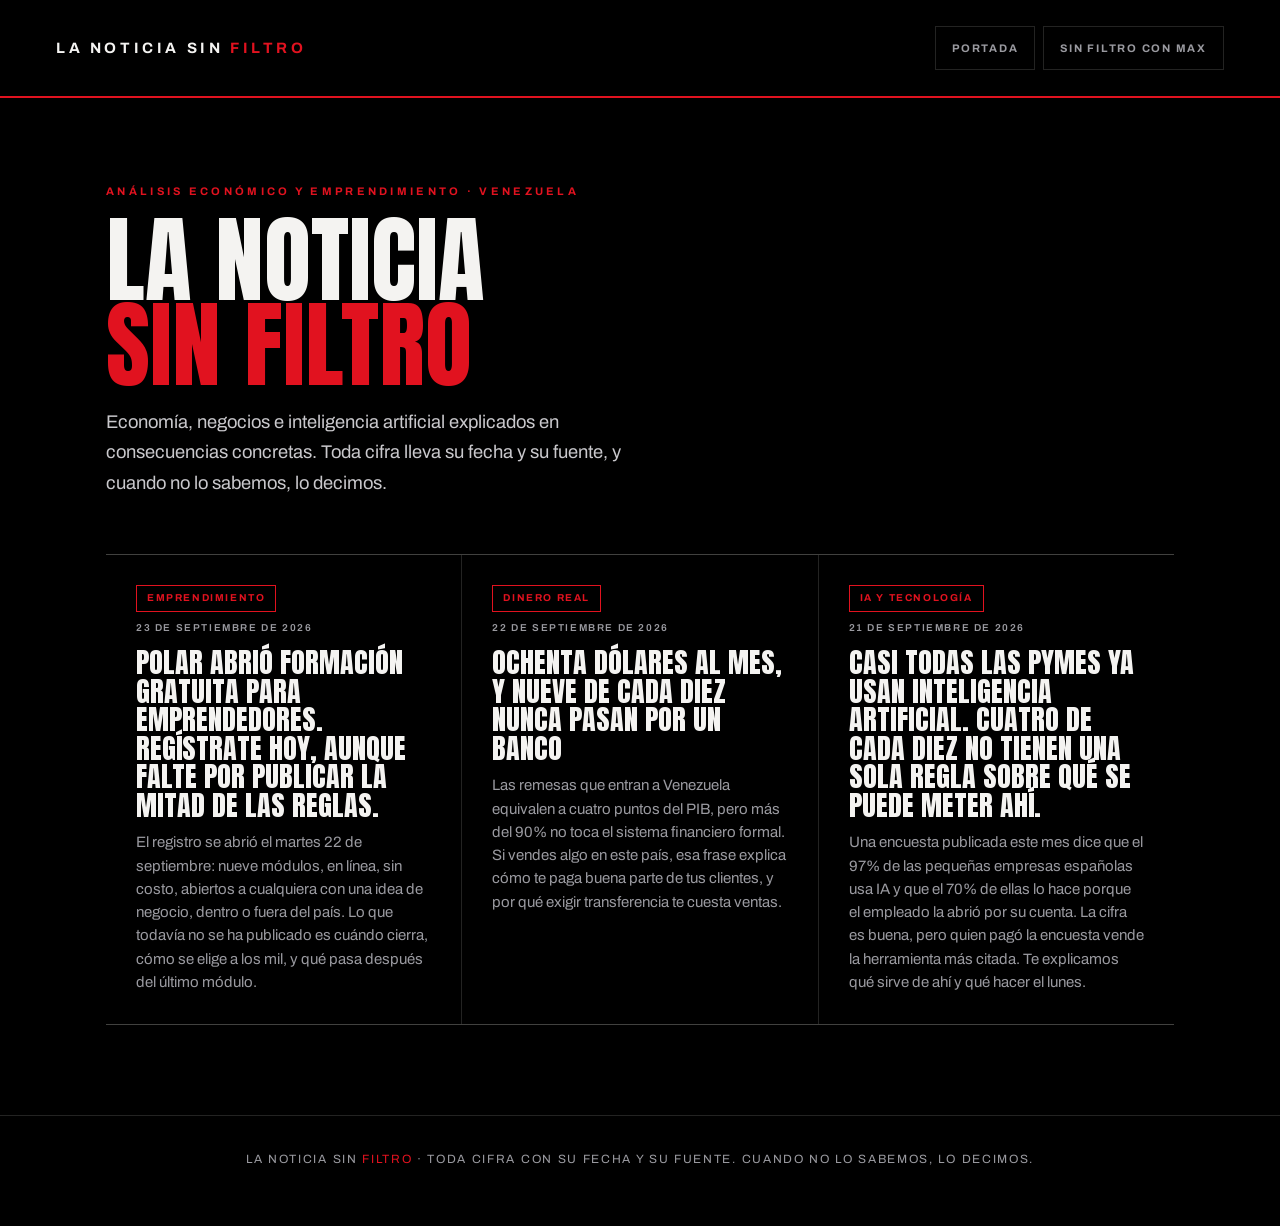
<file: sitio/index.html>
<!DOCTYPE html>
<html lang="es">
<head>
<meta charset="utf-8">
<meta name="viewport" content="width=device-width, initial-scale=1">
<title>La Noticia SIN FILTRO</title>
<meta name="description" content="Economía, negocios e inteligencia artificial explicados en consecuencias concretas. Cada cifra con su fecha y su fuente.">
<link rel="stylesheet" href="estilo.css">
<link rel="canonical" href="https://sinfiltroconmax.com/noticias/">
</head>
<body>
<header class="sf-cab">
  <a class="sf-marca" href="index.html">La Noticia SIN <em>FILTRO</em></a>
  <nav class="sf-nav">
    <a href="index.html">Portada</a>
    <a href="https://sinfiltroconmax.com/">SIN FILTRO con Max</a>
  </nav>
</header>
<main class="sf-portada">
  <p class="sf-kicker">Análisis económico y emprendimiento &middot; Venezuela</p>
  <h1 class="sf-titulo">La noticia<span>sin filtro</span></h1>
  <p class="sf-lema">Economía, negocios e inteligencia artificial explicados en consecuencias concretas.
     Toda cifra lleva su fecha y su fuente, y cuando no lo sabemos, lo decimos.</p>
  <div class="sf-rejilla">
      <article class="sf-tarjeta">
        <div class="sf-meta">
          <span class="sf-seccion">Emprendimiento</span>
          <span class="sf-fecha">23 de septiembre de 2026</span>
        </div>
        <h2><a href="polar-1000-empresas.html">Polar abrió formación gratuita para emprendedores. Regístrate hoy, aunque falte por publicar la mitad de las reglas.</a></h2>
        <p>El registro se abrió el martes 22 de septiembre: nueve módulos, en línea, sin costo, abiertos a cualquiera con una idea de negocio, dentro o fuera del país. Lo que todavía no se ha publicado es cuándo cierra, cómo se elige a los mil, y qué pasa después del último módulo.</p>
      </article>
      <article class="sf-tarjeta">
        <div class="sf-meta">
          <span class="sf-seccion">Dinero real</span>
          <span class="sf-fecha">22 de septiembre de 2026</span>
        </div>
        <h2><a href="remesas-ochenta-dolares.html">Ochenta dólares al mes, y nueve de cada diez nunca pasan por un banco</a></h2>
        <p>Las remesas que entran a Venezuela equivalen a cuatro puntos del PIB, pero más del 90% no toca el sistema financiero formal. Si vendes algo en este país, esa frase explica cómo te paga buena parte de tus clientes, y por qué exigir transferencia te cuesta ventas.</p>
      </article>
      <article class="sf-tarjeta">
        <div class="sf-meta">
          <span class="sf-seccion">IA y tecnología</span>
          <span class="sf-fecha">21 de septiembre de 2026</span>
        </div>
        <h2><a href="ia-pymes-sin-reglas.html">Casi todas las pymes ya usan inteligencia artificial. Cuatro de cada diez no tienen una sola regla sobre qué se puede meter ahí.</a></h2>
        <p>Una encuesta publicada este mes dice que el 97% de las pequeñas empresas españolas usa IA y que el 70% de ellas lo hace porque el empleado la abrió por su cuenta. La cifra es buena, pero quien pagó la encuesta vende la herramienta más citada. Te explicamos qué sirve de ahí y qué hacer el lunes.</p>
      </article>
  </div>
</main>
<footer class="sf-pie">
  La Noticia SIN <em>FILTRO</em> &middot; Toda cifra con su fecha y su fuente. Cuando no lo sabemos, lo decimos.
</footer>
</body>
</html>
</file>
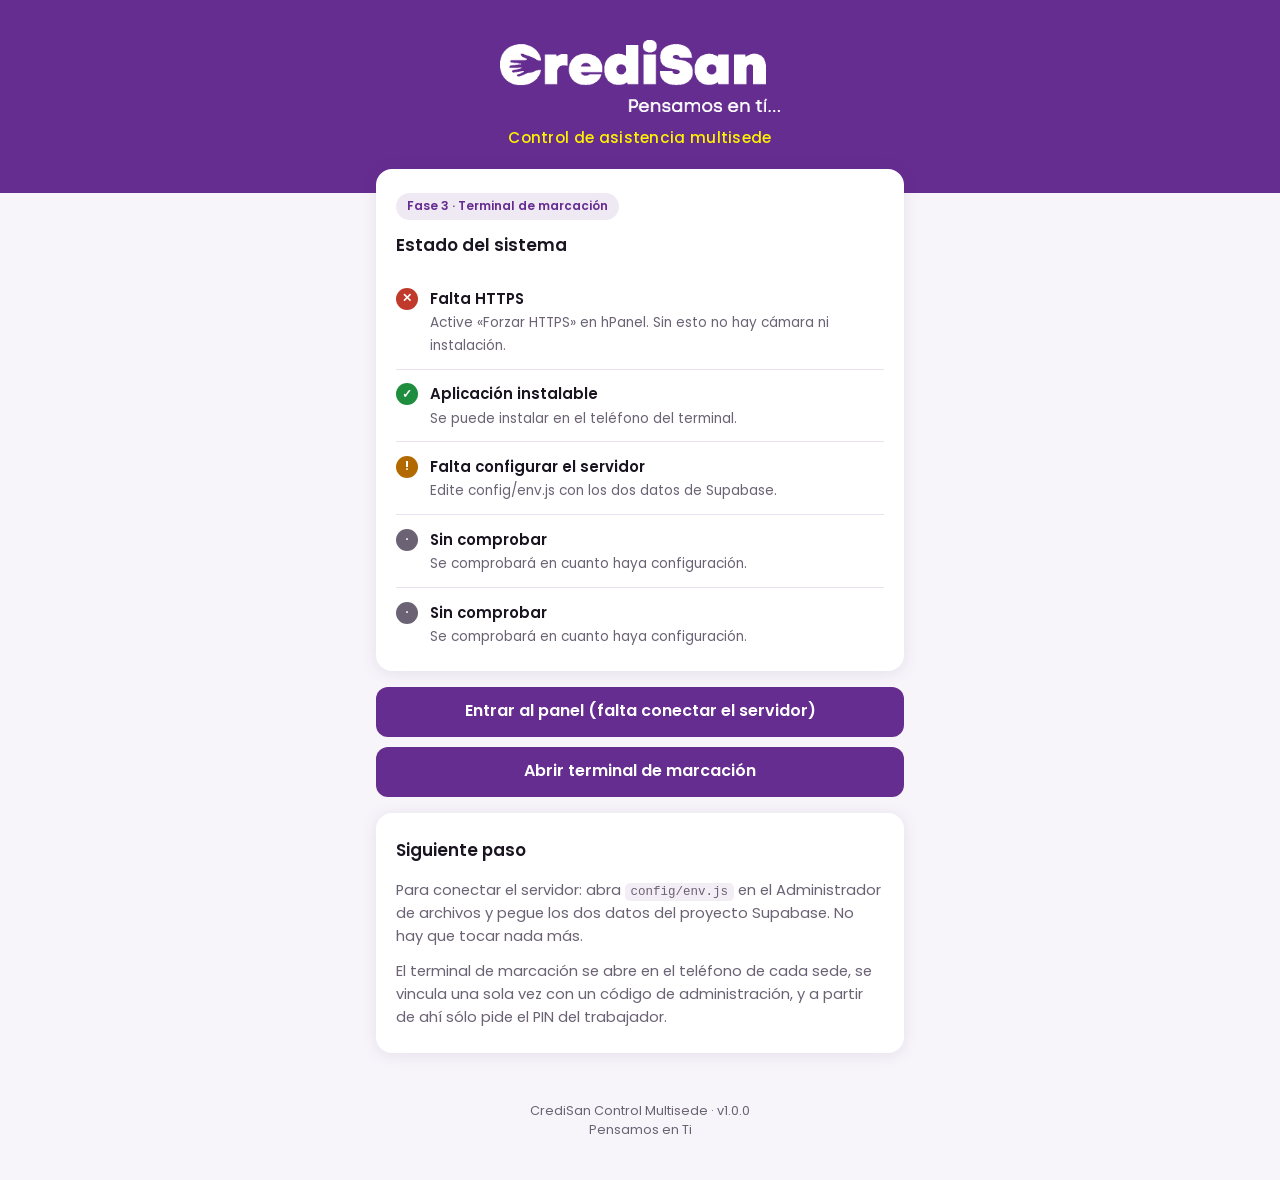
<file: credisan-control/public/index.html>
<!DOCTYPE html>
<html lang="es-VE">
<head>
<meta charset="utf-8">
<meta name="viewport" content="width=device-width, initial-scale=1, viewport-fit=cover">
<title>CrediSan Control</title>
<meta name="description" content="Control de asistencia y puntualidad del personal de CrediSan.">
<meta name="theme-color" content="#662D91">
<meta name="robots" content="noindex, nofollow">

<link rel="manifest" href="manifest.webmanifest">
<link rel="icon" href="assets/icons/favicon-32.png" sizes="32x32">
<link rel="apple-touch-icon" href="assets/icons/apple-touch-icon-180.png">
<meta name="apple-mobile-web-app-capable" content="yes">
<meta name="apple-mobile-web-app-title" content="CrediSan">
<link rel="stylesheet" href="assets/fuentes/poppins.css">
<link rel="stylesheet" href="assets/css/credisan.css">
</head>
<body>

<header class="marca">
  <img class="marca__logo" src="assets/brand/credisan-logo-blanco.png"
       alt="CrediSan — Pensamos en Ti" width="792" height="204">
  <p class="marca__slogan">Control de asistencia multisede</p>
</header>

<main class="contenido">

  <section class="tarjeta">
    <span class="etiqueta">Fase 3 · Terminal de marcación</span>
    <h2>Estado del sistema</h2>
    <ul class="estado">
      <li id="e-https">
        <span class="estado__icono" data-e="espera">·</span>
        <span class="estado__texto"><strong>Conexión segura</strong><span>Comprobando…</span></span>
      </li>
      <li id="e-pwa">
        <span class="estado__icono" data-e="espera">·</span>
        <span class="estado__texto"><strong>Aplicación instalable</strong><span>Comprobando…</span></span>
      </li>
      <li id="e-config">
        <span class="estado__icono" data-e="espera">·</span>
        <span class="estado__texto"><strong>Configuración</strong><span>Comprobando…</span></span>
      </li>
      <li id="e-supabase">
        <span class="estado__icono" data-e="espera">·</span>
        <span class="estado__texto"><strong>Servidor</strong><span>Comprobando…</span></span>
      </li>
      <!-- Sin esto no hay PIN, ni marcaciones, ni nada. Es lo último que
           suele faltar, así que se comprueba y se dice. -->
      <li id="e-funcion">
        <span class="estado__icono" data-e="espera">·</span>
        <span class="estado__texto"><strong>Función del servidor</strong><span>Comprobando…</span></span>
      </li>
    </ul>
  </section>

  <a class="boton" href="panel/" id="ir-panel">Entrar al panel</a>
  <a class="boton boton--secundario" href="kiosk/" style="margin-top:.6rem">
    Abrir terminal de marcación
  </a>

  <section class="tarjeta" style="margin-top:1rem">
    <h2>Siguiente paso</h2>
    <p id="paso-texto">Para conectar el servidor: abra <code>config/env.js</code>
       en el Administrador de archivos y pegue los dos datos del proyecto
       Supabase. No hay que tocar nada más.</p>
    <p>El terminal de marcación se abre en el teléfono de cada sede, se vincula
       una sola vez con un código de administración, y a partir de ahí sólo pide
       el PIN del trabajador.</p>
  </section>

  <button class="boton boton--amarillo" id="instalar" hidden>
    Instalar en este dispositivo
  </button>

</main>

<footer class="pie">
  CrediSan Control Multisede · <span id="version">v1.0.0</span><br>
  Pensamos en Ti
</footer>

<script src="config/env.js"></script>
<script type="module" src="src/app/estado.js?v=DEV"></script>
</body>
</html>
</file>
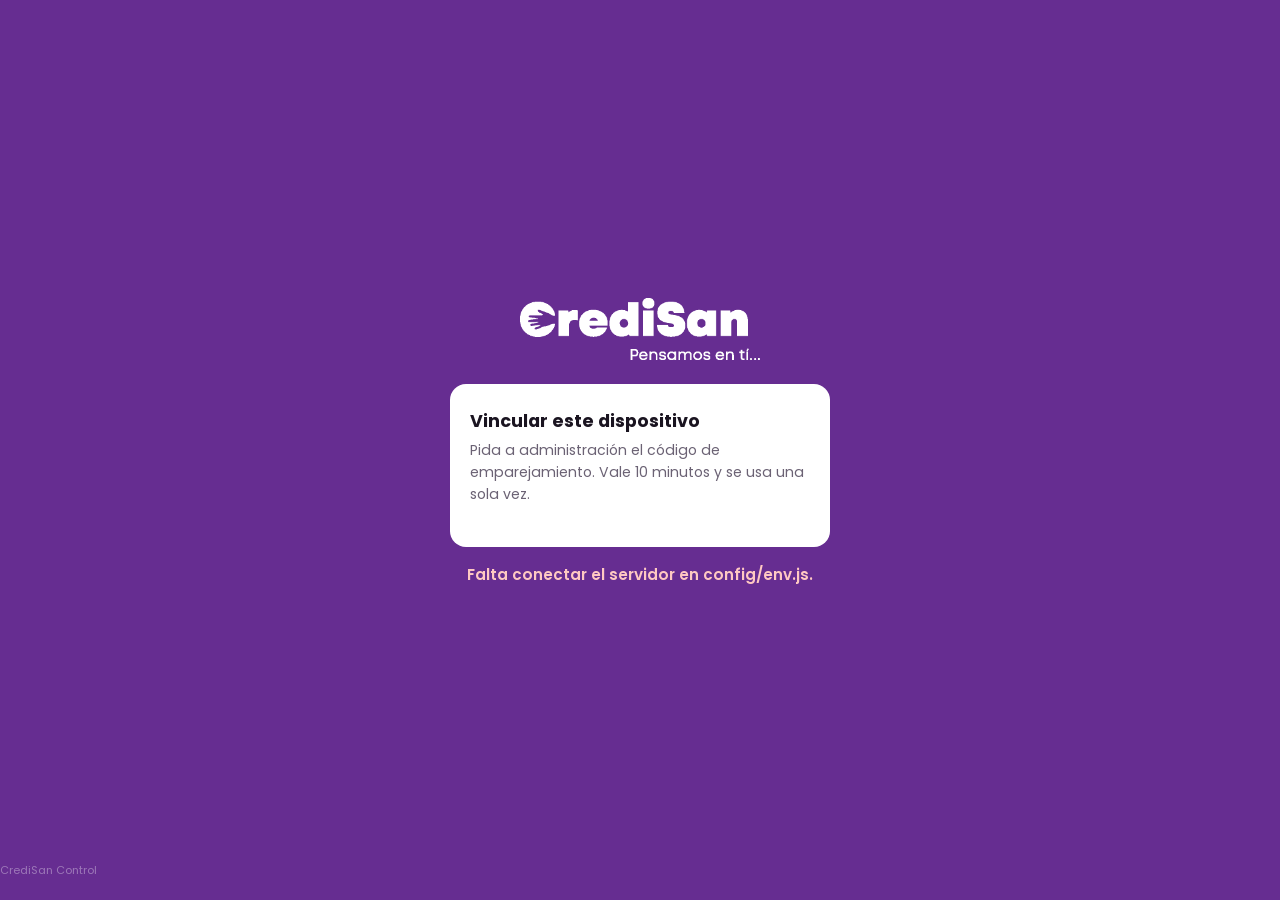
<file: credisan-control/public/kiosk/index.html>
<!DOCTYPE html>
<html lang="es-VE">
<head>
<meta charset="utf-8">
<meta name="viewport" content="width=device-width, initial-scale=1, maximum-scale=1, user-scalable=no, viewport-fit=cover">
<title>CrediSan Control · Terminal</title>
<meta name="theme-color" content="#662D91">
<!-- Manifiesto propio: instalado en la tableta del mostrador, el icono
     abre DIRECTO el teclado, no la portada. Se llama «Marcar» porque es
     lo que va a pulsar el trabajador. -->
<link rel="manifest" href="./manifest.webmanifest">
<meta name="mobile-web-app-capable" content="yes">
<meta name="apple-mobile-web-app-capable" content="yes">
<meta name="apple-mobile-web-app-status-bar-style" content="black-translucent">
<meta name="apple-mobile-web-app-title" content="Marcar">
<meta name="robots" content="noindex, nofollow">
<link rel="icon" href="../assets/icons/favicon-32.png" sizes="32x32">
<link rel="apple-touch-icon" href="../assets/icons/apple-touch-icon-180.png">
<meta name="apple-mobile-web-app-capable" content="yes">
<meta name="mobile-web-app-capable" content="yes">
<link rel="stylesheet" href="../assets/fuentes/poppins.css">
<link rel="stylesheet" href="../assets/css/credisan.css">
<link rel="stylesheet" href="../assets/css/kiosk.css">
</head>
<body>

<!-- ── EMPAREJAMIENTO (una sola vez por dispositivo) ─────────────────── -->
<section class="pantalla" id="p-emparejar" hidden>
  <img class="k-logo" src="../assets/brand/credisan-logo-blanco.png" alt="CrediSan">
  <div class="k-caja">
    <h2>Vincular este dispositivo</h2>
    <p>Pida a administración el código de emparejamiento. Vale 10 minutos
       y se usa una sola vez.</p>
    <form id="form-emparejar">
      <label for="e-terminal">Terminal</label>
      <input id="e-terminal" placeholder="MCB-01" autocomplete="off" required>
      <label for="e-codigo">Código</label>
      <input id="e-codigo" placeholder="AB3K9XQ2" maxlength="8" autocomplete="off" required>
      <label for="e-dispositivo">Nombre del dispositivo</label>
      <input id="e-dispositivo" placeholder="Tablet mostrador" autocomplete="off" required>
      <button class="boton" type="submit" id="btn-emparejar">Vincular</button>
    </form>
  </div>
  <p class="k-aviso" id="aviso-emparejar"></p>
</section>

<!-- ── TECLADO ───────────────────────────────────────────────────────── -->
<section class="pantalla" id="p-pin" hidden>
  <div class="k-sede">
    <span id="pin-sede">—</span>
    <span id="pin-reloj">--:--</span>
  </div>

  <!-- Sólo aparece cuando hace falta: si todo va bien, el trabajador no
       tiene por qué enterarse de que existe un modo sin conexión. -->
  <div class="k-conexion" id="k-conexion" hidden>
    <span id="k-conexion-texto"></span>
  </div>

  <img class="k-logo" src="../assets/brand/credisan-logo-blanco.png"
       alt="CrediSan — Pensamos en Ti">

  <p class="k-titulo">Ingresa tu PIN</p>

  <div class="k-puntos" id="puntos" aria-label="Dígitos introducidos">
    <i class="k-punto"></i><i class="k-punto"></i><i class="k-punto"></i>
    <i class="k-punto"></i><i class="k-punto"></i><i class="k-punto"></i>
  </div>

  <div class="k-teclado" id="teclado">
    <button class="k-tecla" data-d="1">1</button>
    <button class="k-tecla" data-d="2">2</button>
    <button class="k-tecla" data-d="3">3</button>
    <button class="k-tecla" data-d="4">4</button>
    <button class="k-tecla" data-d="5">5</button>
    <button class="k-tecla" data-d="6">6</button>
    <button class="k-tecla" data-d="7">7</button>
    <button class="k-tecla" data-d="8">8</button>
    <button class="k-tecla" data-d="9">9</button>
    <button class="k-tecla k-tecla--accion" data-accion="limpiar">C</button>
    <button class="k-tecla" data-d="0">0</button>
    <button class="k-tecla k-tecla--accion" data-accion="borrar">←</button>
  </div>

  <p class="k-aviso" id="aviso-pin"></p>
</section>

<!-- ── IDENTIDAD Y CONFIRMACIÓN ──────────────────────────────────────── -->
<section class="pantalla" id="p-identidad" hidden>
  <div class="k-retrato" id="retrato">—</div>
  <p class="k-nombre" id="ident-nombre">—</p>
  <p class="k-cargo"  id="ident-cargo">—</p>

  <div class="k-evento">
    <span>Vas a registrar</span>
    <strong id="ident-evento">—</strong>
  </div>

  <div class="k-botones">
    <button class="k-boton k-boton--no" id="btn-cancelar">Cancelar</button>
    <button class="k-boton k-boton--si" id="btn-confirmar">Confirmar</button>
  </div>

  <div class="k-camara" id="camara" hidden>
    <video id="video" playsinline muted autoplay></video>
  </div>
</section>

<!-- ── RESULTADO ─────────────────────────────────────────────────────── -->
<section class="pantalla" id="p-resultado" hidden>
  <div class="k-marca" id="res-icono">✓</div>
  <p class="k-nombre" id="res-nombre">—</p>
  <p class="k-hora"   id="res-hora">--:--</p>
  <span class="k-estado" id="res-estado">—</span>
  <p class="k-detalle" id="res-detalle"></p>
</section>

<p class="k-pie" id="pie">CrediSan Control</p>

<script src="../config/env.js"></script>
<script type="module" src="../src/kiosk/app.js?v=DEV"></script>
</body>
</html>
</file>
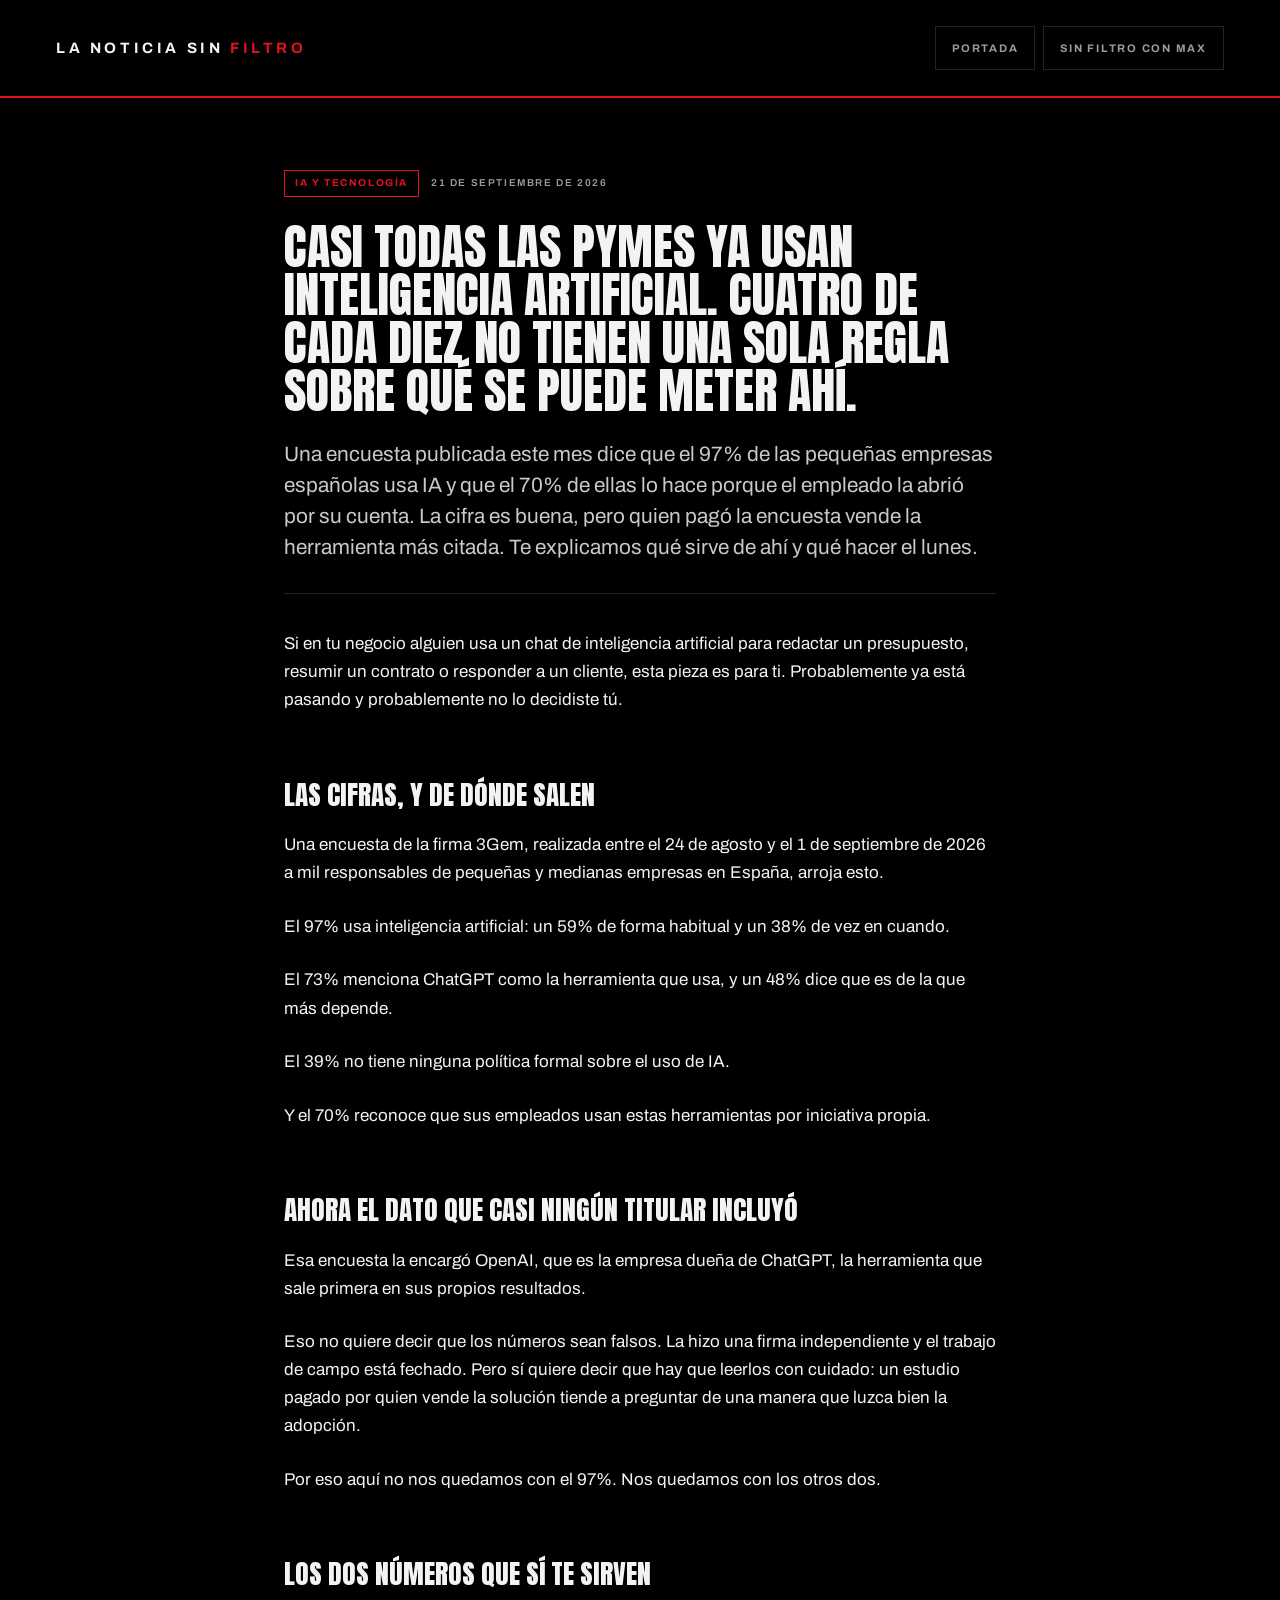
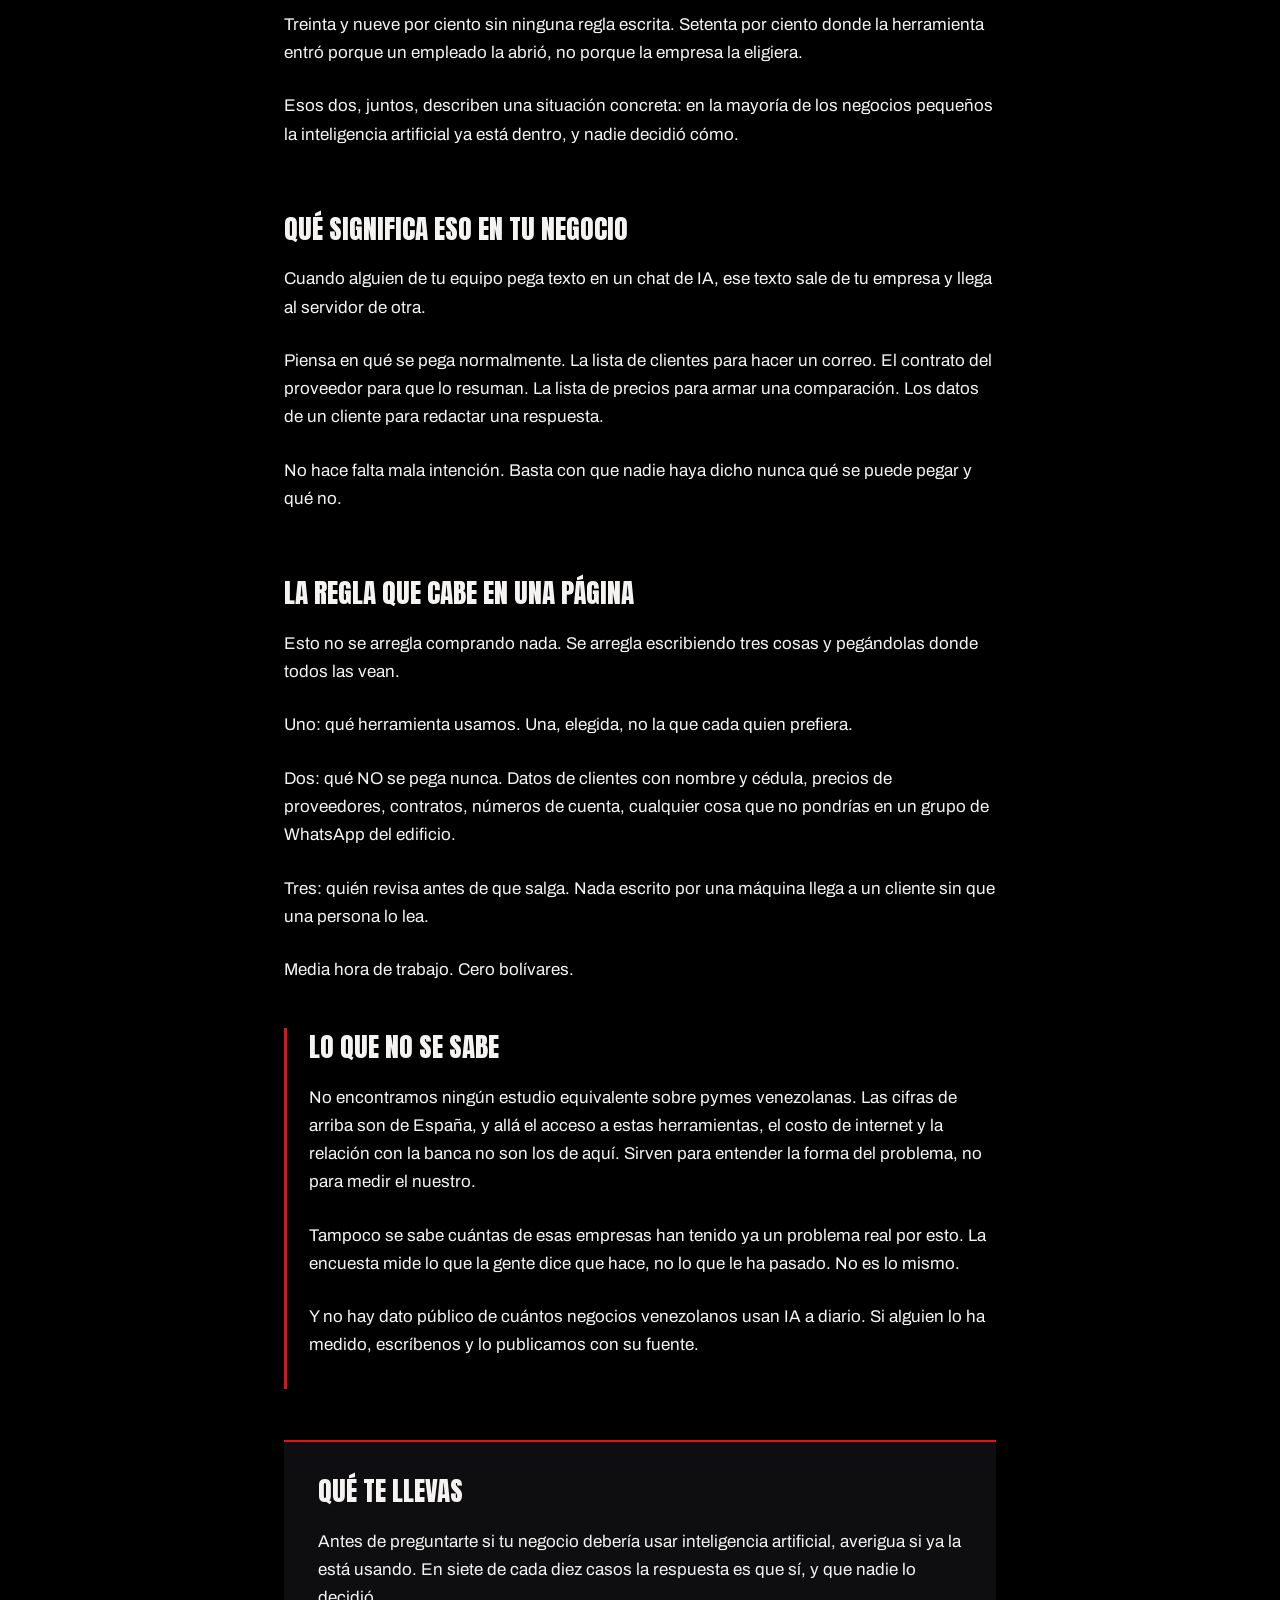
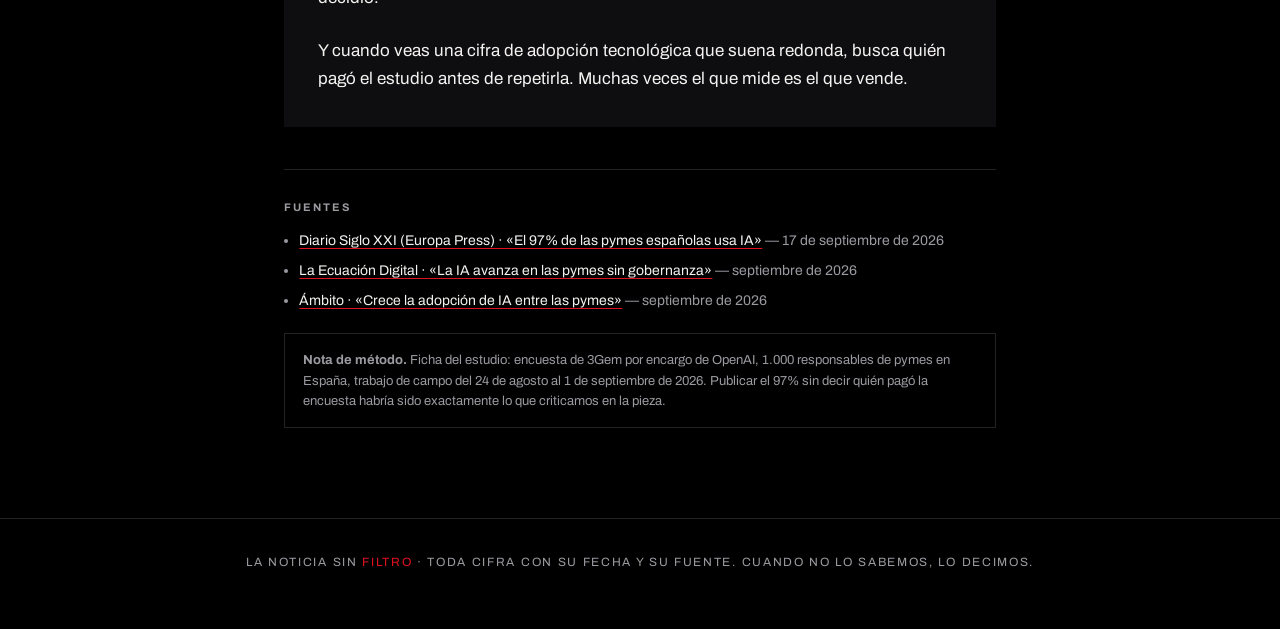
<file: sitio/ia-pymes-sin-reglas.html>
<!DOCTYPE html>
<html lang="es">
<head>
<meta charset="utf-8">
<meta name="viewport" content="width=device-width, initial-scale=1">
<title>Casi todas las pymes ya usan inteligencia artificial. Cuatro de cada diez no tienen una sola regla sobre qué se puede meter ahí. &middot; La Noticia SIN FILTRO</title>
<meta name="description" content="Una encuesta publicada este mes dice que el 97% de las pequeñas empresas españolas usa IA y que el 70% de ellas lo hace porque el empleado la abrió por su cuenta. La cifra es buena, pero quien pagó la encuesta vende la herramienta más citada. Te explicamos qué sirve de ahí y qué hacer el lunes.">
<meta property="og:title" content="Casi todas las pymes ya usan inteligencia artificial. Cuatro de cada diez no tienen una sola regla sobre qué se puede meter ahí.">
<meta property="og:description" content="Una encuesta publicada este mes dice que el 97% de las pequeñas empresas españolas usa IA y que el 70% de ellas lo hace porque el empleado la abrió por su cuenta. La cifra es buena, pero quien pagó la encuesta vende la herramienta más citada. Te explicamos qué sirve de ahí y qué hacer el lunes.">
<meta property="og:type" content="article">
<link rel="stylesheet" href="estilo.css">
<link rel="canonical" href="https://sinfiltroconmax.com/noticias/ia-pymes-sin-reglas.html">
<script type="application/ld+json">{
  "@context": "https://schema.org",
  "@type": "NewsArticle",
  "headline": "Casi todas las pymes ya usan inteligencia artificial. Cuatro de cada diez no tienen una sola regla sobre qué...",
  "description": "Una encuesta publicada este mes dice que el 97% de las pequeñas empresas españolas usa IA y que el 70% de ellas lo hace porque el empleado la abrió por su cuenta. La cifra es buena, pero quien pagó la encuesta vende la herramienta más citada. Te explicamos qué sirve de ahí y qué hacer el lunes.",
  "datePublished": "2026-09-21",
  "dateModified": "2026-09-21",
  "inLanguage": "es-VE",
  "articleSection": "IA y tecnología",
  "author": {
    "@type": "Person",
    "name": "Max Gonzalez"
  },
  "publisher": {
    "@type": "Organization",
    "name": "La Noticia SIN FILTRO"
  },
  "mainEntityOfPage": {
    "@type": "WebPage",
    "@id": "https://sinfiltroconmax.com/noticias/ia-pymes-sin-reglas.html"
  },
  "isBasedOn": [
    "https://www.diariosigloxxi.com/texto-ep/mostrar/20260917135938/97-pymes-espanolas-ia-39-hace-politica-formal-riesgos-privacidad-ciberseguridad",
    "https://www.laecuaciondigital.com/tecnologias/inteligencia-artificial/ia-pymes-espanolas-sin-gobernanza-interna/",
    "https://www.ambito.com/negocios/crece-la-adopcion-ia-las-pymes-pero-tambien-el-riesgo-que-aumenten-las-desigualdades-estructurales-n6272170"
  ]
}</script>
</head>
<body>
<header class="sf-cab">
  <a class="sf-marca" href="index.html">La Noticia SIN <em>FILTRO</em></a>
  <nav class="sf-nav">
    <a href="index.html">Portada</a>
    <a href="https://sinfiltroconmax.com/">SIN FILTRO con Max</a>
  </nav>
</header>
<div class="sf-envol">
  <div class="sf-eyebrow">
    <span class="sf-seccion">IA y tecnología</span>
    <span class="sf-fecha">21 de septiembre de 2026</span>
  </div>
  <h1>Casi todas las pymes ya usan inteligencia artificial. Cuatro de cada diez no tienen una sola regla sobre qué se puede meter ahí.</h1>
  <p class="sf-entradilla">Una encuesta publicada este mes dice que el 97% de las pequeñas empresas españolas usa IA y que el 70% de ellas lo hace porque el empleado la abrió por su cuenta. La cifra es buena, pero quien pagó la encuesta vende la herramienta más citada. Te explicamos qué sirve de ahí y qué hacer el lunes.</p>
  <div class="sf-cuerpo">
    <p>Si en tu negocio alguien usa un chat de inteligencia artificial para redactar un presupuesto, resumir un contrato o responder a un cliente, esta pieza es para ti. Probablemente ya está pasando y probablemente no lo decidiste tú.</p>
    <h2>Las cifras, y de dónde salen</h2>
    <p>Una encuesta de la firma 3Gem, realizada entre el 24 de agosto y el 1 de septiembre de 2026 a mil responsables de pequeñas y medianas empresas en España, arroja esto.</p>
    <p>El 97% usa inteligencia artificial: un 59% de forma habitual y un 38% de vez en cuando.</p>
    <p>El 73% menciona ChatGPT como la herramienta que usa, y un 48% dice que es de la que más depende.</p>
    <p>El 39% no tiene ninguna política formal sobre el uso de IA.</p>
    <p>Y el 70% reconoce que sus empleados usan estas herramientas por iniciativa propia.</p>
    <h2>Ahora el dato que casi ningún titular incluyó</h2>
    <p>Esa encuesta la encargó OpenAI, que es la empresa dueña de ChatGPT, la herramienta que sale primera en sus propios resultados.</p>
    <p>Eso no quiere decir que los números sean falsos. La hizo una firma independiente y el trabajo de campo está fechado. Pero sí quiere decir que hay que leerlos con cuidado: un estudio pagado por quien vende la solución tiende a preguntar de una manera que luzca bien la adopción.</p>
    <p>Por eso aquí no nos quedamos con el 97%. Nos quedamos con los otros dos.</p>
    <h2>Los dos números que sí te sirven</h2>
    <p>Treinta y nueve por ciento sin ninguna regla escrita. Setenta por ciento donde la herramienta entró porque un empleado la abrió, no porque la empresa la eligiera.</p>
    <p>Esos dos, juntos, describen una situación concreta: en la mayoría de los negocios pequeños la inteligencia artificial ya está dentro, y nadie decidió cómo.</p>
    <h2>Qué significa eso en tu negocio</h2>
    <p>Cuando alguien de tu equipo pega texto en un chat de IA, ese texto sale de tu empresa y llega al servidor de otra.</p>
    <p>Piensa en qué se pega normalmente. La lista de clientes para hacer un correo. El contrato del proveedor para que lo resuman. La lista de precios para armar una comparación. Los datos de un cliente para redactar una respuesta.</p>
    <p>No hace falta mala intención. Basta con que nadie haya dicho nunca qué se puede pegar y qué no.</p>
    <h2>La regla que cabe en una página</h2>
    <p>Esto no se arregla comprando nada. Se arregla escribiendo tres cosas y pegándolas donde todos las vean.</p>
    <p>Uno: qué herramienta usamos. Una, elegida, no la que cada quien prefiera.</p>
    <p>Dos: qué NO se pega nunca. Datos de clientes con nombre y cédula, precios de proveedores, contratos, números de cuenta, cualquier cosa que no pondrías en un grupo de WhatsApp del edificio.</p>
    <p>Tres: quién revisa antes de que salga. Nada escrito por una máquina llega a un cliente sin que una persona lo lea.</p>
    <p>Media hora de trabajo. Cero bolívares.</p>
    <div class="sf-nosabe">
    <h2>Lo que no se sabe</h2>
    <p>No encontramos ningún estudio equivalente sobre pymes venezolanas. Las cifras de arriba son de España, y allá el acceso a estas herramientas, el costo de internet y la relación con la banca no son los de aquí. Sirven para entender la forma del problema, no para medir el nuestro.</p>
    <p>Tampoco se sabe cuántas de esas empresas han tenido ya un problema real por esto. La encuesta mide lo que la gente dice que hace, no lo que le ha pasado. No es lo mismo.</p>
    <p>Y no hay dato público de cuántos negocios venezolanos usan IA a diario. Si alguien lo ha medido, escríbenos y lo publicamos con su fuente.</p>
    </div>
    <div class="sf-llevas">
    <h2>Qué te llevas</h2>
    <p>Antes de preguntarte si tu negocio debería usar inteligencia artificial, averigua si ya la está usando. En siete de cada diez casos la respuesta es que sí, y que nadie lo decidió.</p>
    <p>Y cuando veas una cifra de adopción tecnológica que suena redonda, busca quién pagó el estudio antes de repetirla. Muchas veces el que mide es el que vende.</p>
    </div>
  </div>
  <div class="sf-fuentes">
    <h2>Fuentes</h2>
    <ul>
      <li><a href="https://www.diariosigloxxi.com/texto-ep/mostrar/20260917135938/97-pymes-espanolas-ia-39-hace-politica-formal-riesgos-privacidad-ciberseguridad" target="_blank" rel="noopener">Diario Siglo XXI (Europa Press) · «El 97% de las pymes españolas usa IA»</a> &mdash; 17 de septiembre de 2026</li>
      <li><a href="https://www.laecuaciondigital.com/tecnologias/inteligencia-artificial/ia-pymes-espanolas-sin-gobernanza-interna/" target="_blank" rel="noopener">La Ecuación Digital · «La IA avanza en las pymes sin gobernanza»</a> &mdash; septiembre de 2026</li>
      <li><a href="https://www.ambito.com/negocios/crece-la-adopcion-ia-las-pymes-pero-tambien-el-riesgo-que-aumenten-las-desigualdades-estructurales-n6272170" target="_blank" rel="noopener">Ámbito · «Crece la adopción de IA entre las pymes»</a> &mdash; septiembre de 2026</li>
    </ul>
    <p class="sf-metodo"><strong>Nota de método.</strong> Ficha del estudio: encuesta de 3Gem por encargo de OpenAI, 1.000 responsables de pymes en España, trabajo de campo del 24 de agosto al 1 de septiembre de 2026. Publicar el 97% sin decir quién pagó la encuesta habría sido exactamente lo que criticamos en la pieza.</p>
  </div>
</div>
<footer class="sf-pie">
  La Noticia SIN <em>FILTRO</em> &middot; Toda cifra con su fecha y su fuente. Cuando no lo sabemos, lo decimos.
</footer>
</body>
</html>
</file>
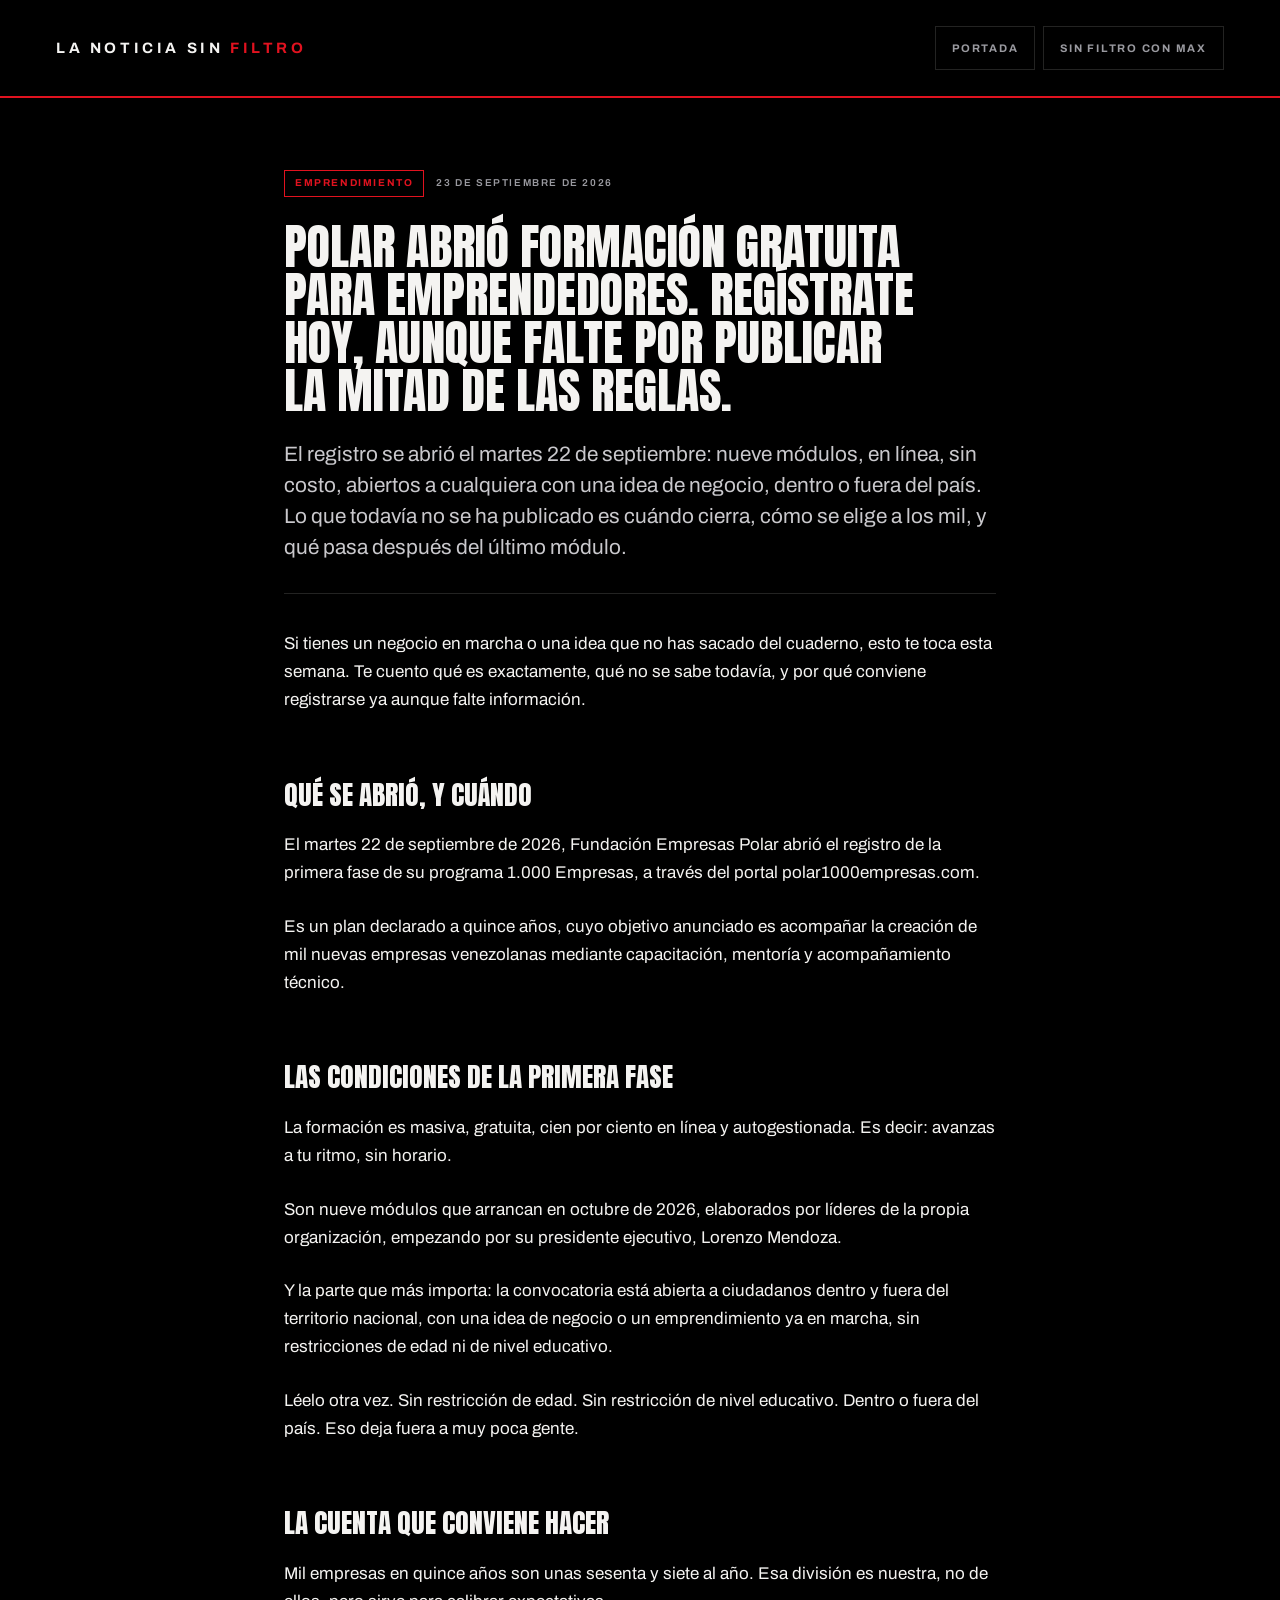
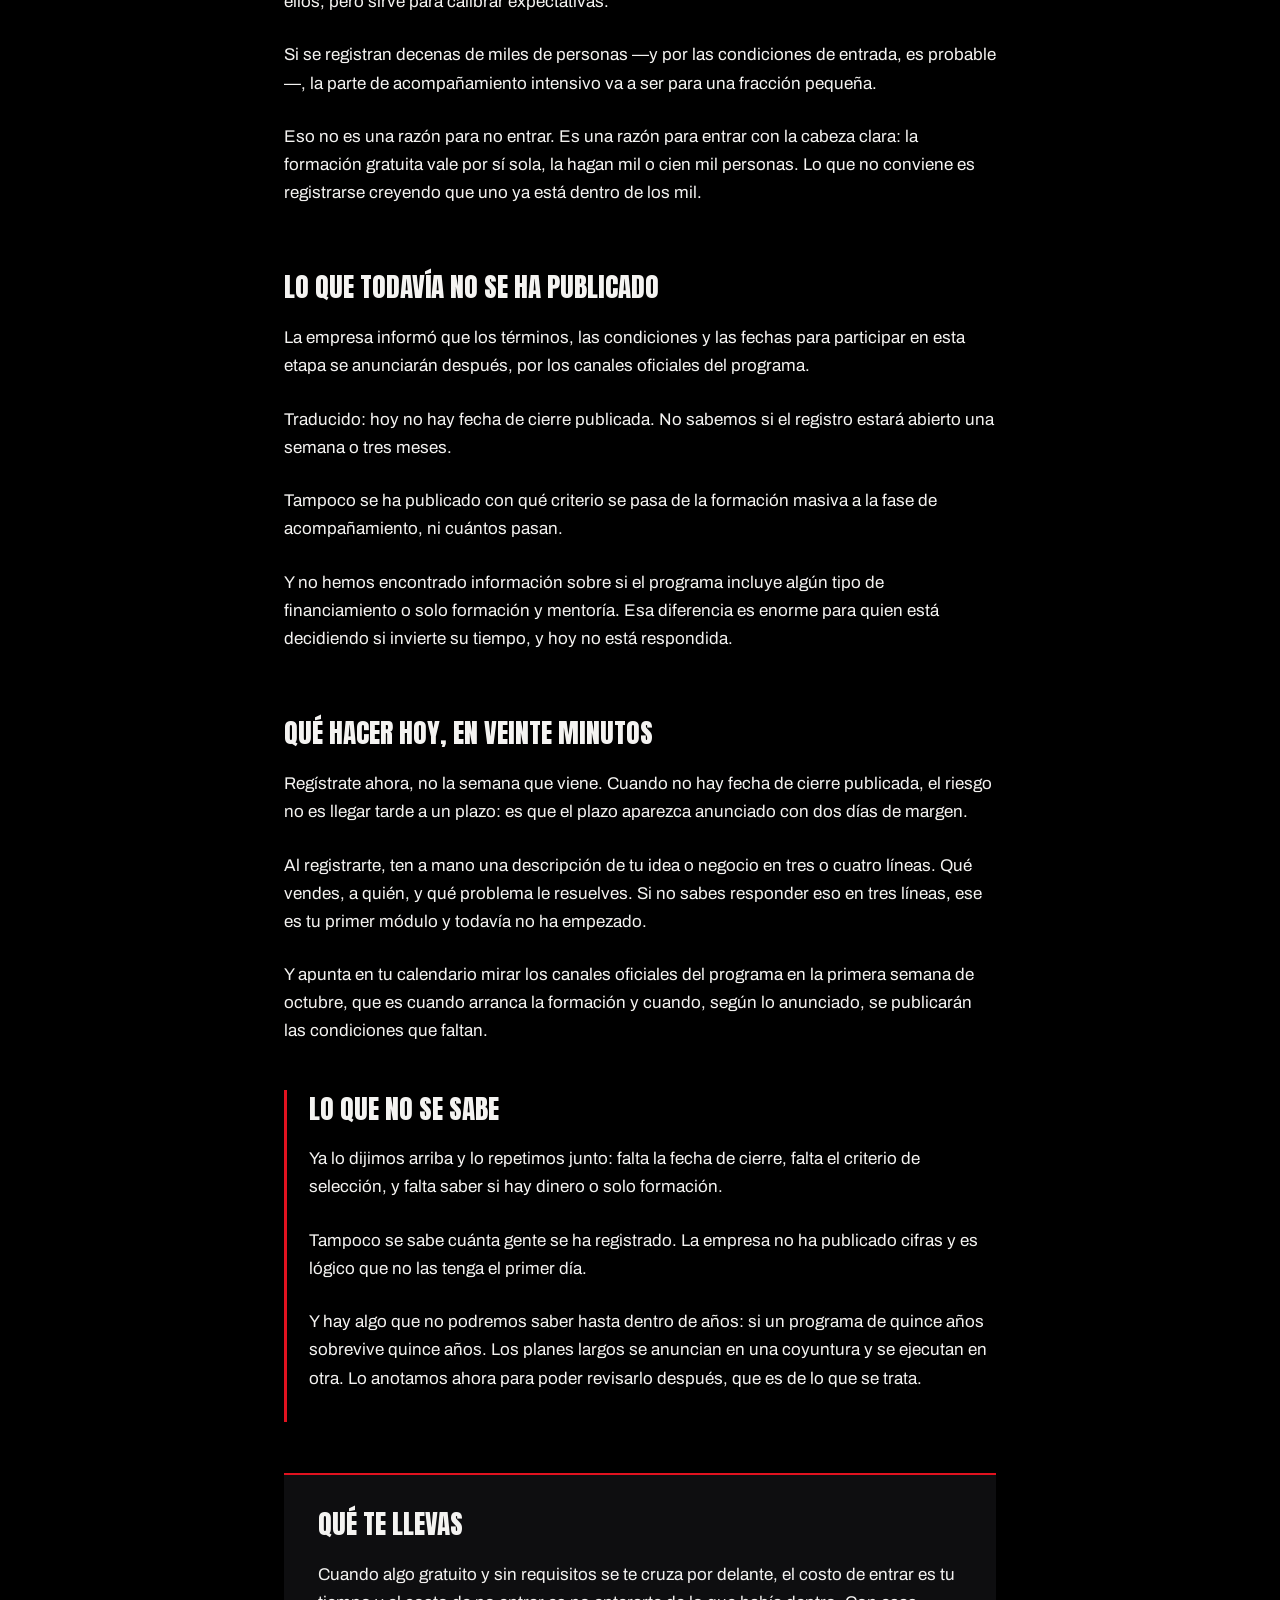
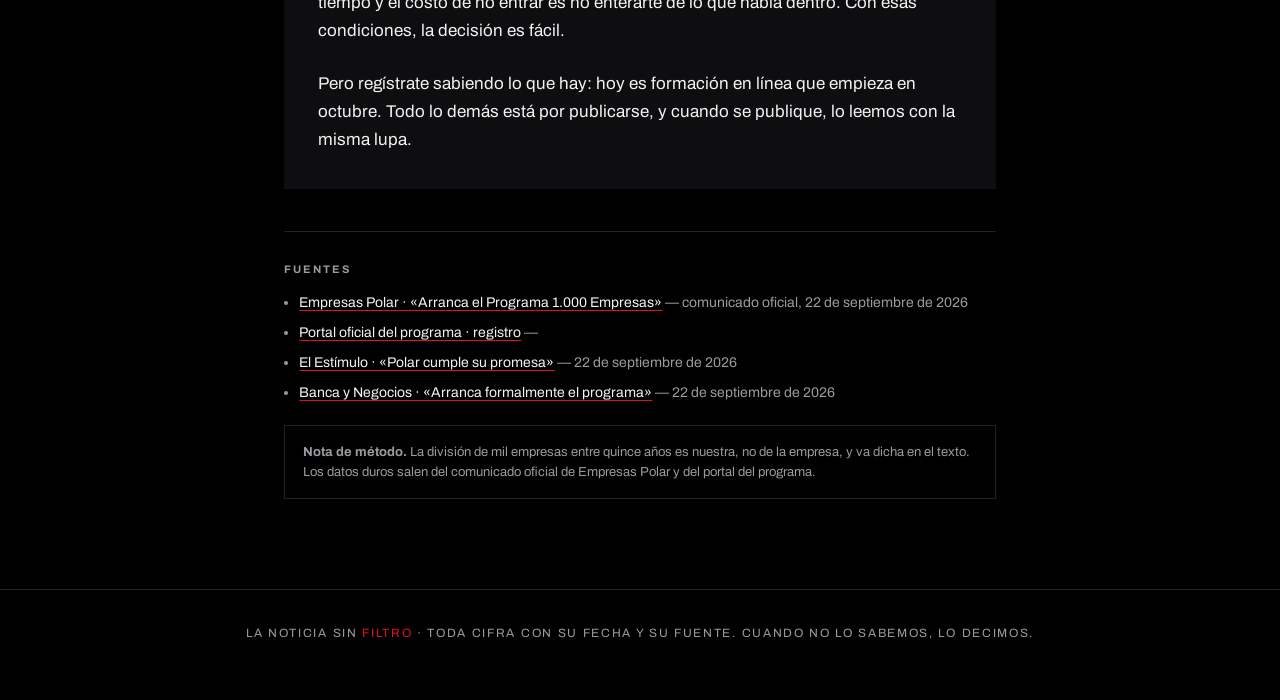
<file: sitio/polar-1000-empresas.html>
<!DOCTYPE html>
<html lang="es">
<head>
<meta charset="utf-8">
<meta name="viewport" content="width=device-width, initial-scale=1">
<title>Polar abrió formación gratuita para emprendedores. Regístrate hoy, aunque falte por publicar la mitad de las reglas. &middot; La Noticia SIN FILTRO</title>
<meta name="description" content="El registro se abrió el martes 22 de septiembre: nueve módulos, en línea, sin costo, abiertos a cualquiera con una idea de negocio, dentro o fuera del país. Lo que todavía no se ha publicado es cuándo cierra, cómo se elige a los mil, y qué pasa después del último módulo.">
<meta property="og:title" content="Polar abrió formación gratuita para emprendedores. Regístrate hoy, aunque falte por publicar la mitad de las reglas.">
<meta property="og:description" content="El registro se abrió el martes 22 de septiembre: nueve módulos, en línea, sin costo, abiertos a cualquiera con una idea de negocio, dentro o fuera del país. Lo que todavía no se ha publicado es cuándo cierra, cómo se elige a los mil, y qué pasa después del último módulo.">
<meta property="og:type" content="article">
<link rel="stylesheet" href="estilo.css">
<link rel="canonical" href="https://sinfiltroconmax.com/noticias/polar-1000-empresas.html">
<script type="application/ld+json">{
  "@context": "https://schema.org",
  "@type": "NewsArticle",
  "headline": "Polar abrió formación gratuita para emprendedores. Regístrate hoy, aunque falte por publicar la mitad de las...",
  "description": "El registro se abrió el martes 22 de septiembre: nueve módulos, en línea, sin costo, abiertos a cualquiera con una idea de negocio, dentro o fuera del país. Lo que todavía no se ha publicado es cuándo cierra, cómo se elige a los mil, y qué pasa después del último módulo.",
  "datePublished": "2026-09-23",
  "dateModified": "2026-09-23",
  "inLanguage": "es-VE",
  "articleSection": "Emprendimiento",
  "author": {
    "@type": "Person",
    "name": "Max Gonzalez"
  },
  "publisher": {
    "@type": "Organization",
    "name": "La Noticia SIN FILTRO"
  },
  "mainEntityOfPage": {
    "@type": "WebPage",
    "@id": "https://sinfiltroconmax.com/noticias/polar-1000-empresas.html"
  },
  "isBasedOn": [
    "https://empresaspolar.com/arranca-el-programa-1-000-empresas-de-empresas-polar/",
    "https://inicio.polar1000empresas.com/",
    "https://elestimulo.com/empresas/2026-09-22/polar-programa-1-000/",
    "https://www.bancaynegocios.com/empresas-polar-arranca-formalmente-programa-para-crear-1-000-nuevas-empresas-en-los-proximos-15-anos/"
  ]
}</script>
</head>
<body>
<header class="sf-cab">
  <a class="sf-marca" href="index.html">La Noticia SIN <em>FILTRO</em></a>
  <nav class="sf-nav">
    <a href="index.html">Portada</a>
    <a href="https://sinfiltroconmax.com/">SIN FILTRO con Max</a>
  </nav>
</header>
<div class="sf-envol">
  <div class="sf-eyebrow">
    <span class="sf-seccion">Emprendimiento</span>
    <span class="sf-fecha">23 de septiembre de 2026</span>
  </div>
  <h1>Polar abrió formación gratuita para emprendedores. Regístrate hoy, aunque falte por publicar la mitad de las reglas.</h1>
  <p class="sf-entradilla">El registro se abrió el martes 22 de septiembre: nueve módulos, en línea, sin costo, abiertos a cualquiera con una idea de negocio, dentro o fuera del país. Lo que todavía no se ha publicado es cuándo cierra, cómo se elige a los mil, y qué pasa después del último módulo.</p>
  <div class="sf-cuerpo">
    <p>Si tienes un negocio en marcha o una idea que no has sacado del cuaderno, esto te toca esta semana. Te cuento qué es exactamente, qué no se sabe todavía, y por qué conviene registrarse ya aunque falte información.</p>
    <h2>Qué se abrió, y cuándo</h2>
    <p>El martes 22 de septiembre de 2026, Fundación Empresas Polar abrió el registro de la primera fase de su programa 1.000 Empresas, a través del portal polar1000empresas.com.</p>
    <p>Es un plan declarado a quince años, cuyo objetivo anunciado es acompañar la creación de mil nuevas empresas venezolanas mediante capacitación, mentoría y acompañamiento técnico.</p>
    <h2>Las condiciones de la primera fase</h2>
    <p>La formación es masiva, gratuita, cien por ciento en línea y autogestionada. Es decir: avanzas a tu ritmo, sin horario.</p>
    <p>Son nueve módulos que arrancan en octubre de 2026, elaborados por líderes de la propia organización, empezando por su presidente ejecutivo, Lorenzo Mendoza.</p>
    <p>Y la parte que más importa: la convocatoria está abierta a ciudadanos dentro y fuera del territorio nacional, con una idea de negocio o un emprendimiento ya en marcha, sin restricciones de edad ni de nivel educativo.</p>
    <p>Léelo otra vez. Sin restricción de edad. Sin restricción de nivel educativo. Dentro o fuera del país. Eso deja fuera a muy poca gente.</p>
    <h2>La cuenta que conviene hacer</h2>
    <p>Mil empresas en quince años son unas sesenta y siete al año. Esa división es nuestra, no de ellos, pero sirve para calibrar expectativas.</p>
    <p>Si se registran decenas de miles de personas —y por las condiciones de entrada, es probable—, la parte de acompañamiento intensivo va a ser para una fracción pequeña.</p>
    <p>Eso no es una razón para no entrar. Es una razón para entrar con la cabeza clara: la formación gratuita vale por sí sola, la hagan mil o cien mil personas. Lo que no conviene es registrarse creyendo que uno ya está dentro de los mil.</p>
    <h2>Lo que todavía no se ha publicado</h2>
    <p>La empresa informó que los términos, las condiciones y las fechas para participar en esta etapa se anunciarán después, por los canales oficiales del programa.</p>
    <p>Traducido: hoy no hay fecha de cierre publicada. No sabemos si el registro estará abierto una semana o tres meses.</p>
    <p>Tampoco se ha publicado con qué criterio se pasa de la formación masiva a la fase de acompañamiento, ni cuántos pasan.</p>
    <p>Y no hemos encontrado información sobre si el programa incluye algún tipo de financiamiento o solo formación y mentoría. Esa diferencia es enorme para quien está decidiendo si invierte su tiempo, y hoy no está respondida.</p>
    <h2>Qué hacer hoy, en veinte minutos</h2>
    <p>Regístrate ahora, no la semana que viene. Cuando no hay fecha de cierre publicada, el riesgo no es llegar tarde a un plazo: es que el plazo aparezca anunciado con dos días de margen.</p>
    <p>Al registrarte, ten a mano una descripción de tu idea o negocio en tres o cuatro líneas. Qué vendes, a quién, y qué problema le resuelves. Si no sabes responder eso en tres líneas, ese es tu primer módulo y todavía no ha empezado.</p>
    <p>Y apunta en tu calendario mirar los canales oficiales del programa en la primera semana de octubre, que es cuando arranca la formación y cuando, según lo anunciado, se publicarán las condiciones que faltan.</p>
    <div class="sf-nosabe">
    <h2>Lo que no se sabe</h2>
    <p>Ya lo dijimos arriba y lo repetimos junto: falta la fecha de cierre, falta el criterio de selección, y falta saber si hay dinero o solo formación.</p>
    <p>Tampoco se sabe cuánta gente se ha registrado. La empresa no ha publicado cifras y es lógico que no las tenga el primer día.</p>
    <p>Y hay algo que no podremos saber hasta dentro de años: si un programa de quince años sobrevive quince años. Los planes largos se anuncian en una coyuntura y se ejecutan en otra. Lo anotamos ahora para poder revisarlo después, que es de lo que se trata.</p>
    </div>
    <div class="sf-llevas">
    <h2>Qué te llevas</h2>
    <p>Cuando algo gratuito y sin requisitos se te cruza por delante, el costo de entrar es tu tiempo y el costo de no entrar es no enterarte de lo que había dentro. Con esas condiciones, la decisión es fácil.</p>
    <p>Pero regístrate sabiendo lo que hay: hoy es formación en línea que empieza en octubre. Todo lo demás está por publicarse, y cuando se publique, lo leemos con la misma lupa.</p>
    </div>
  </div>
  <div class="sf-fuentes">
    <h2>Fuentes</h2>
    <ul>
      <li><a href="https://empresaspolar.com/arranca-el-programa-1-000-empresas-de-empresas-polar/" target="_blank" rel="noopener">Empresas Polar · «Arranca el Programa 1.000 Empresas»</a> &mdash; comunicado oficial, 22 de septiembre de 2026</li>
      <li><a href="https://inicio.polar1000empresas.com/" target="_blank" rel="noopener">Portal oficial del programa · registro</a> &mdash; </li>
      <li><a href="https://elestimulo.com/empresas/2026-09-22/polar-programa-1-000/" target="_blank" rel="noopener">El Estímulo · «Polar cumple su promesa»</a> &mdash; 22 de septiembre de 2026</li>
      <li><a href="https://www.bancaynegocios.com/empresas-polar-arranca-formalmente-programa-para-crear-1-000-nuevas-empresas-en-los-proximos-15-anos/" target="_blank" rel="noopener">Banca y Negocios · «Arranca formalmente el programa»</a> &mdash; 22 de septiembre de 2026</li>
    </ul>
    <p class="sf-metodo"><strong>Nota de método.</strong> La división de mil empresas entre quince años es nuestra, no de la empresa, y va dicha en el texto. Los datos duros salen del comunicado oficial de Empresas Polar y del portal del programa.</p>
  </div>
</div>
<footer class="sf-pie">
  La Noticia SIN <em>FILTRO</em> &middot; Toda cifra con su fecha y su fuente. Cuando no lo sabemos, lo decimos.
</footer>
</body>
</html>
</file>
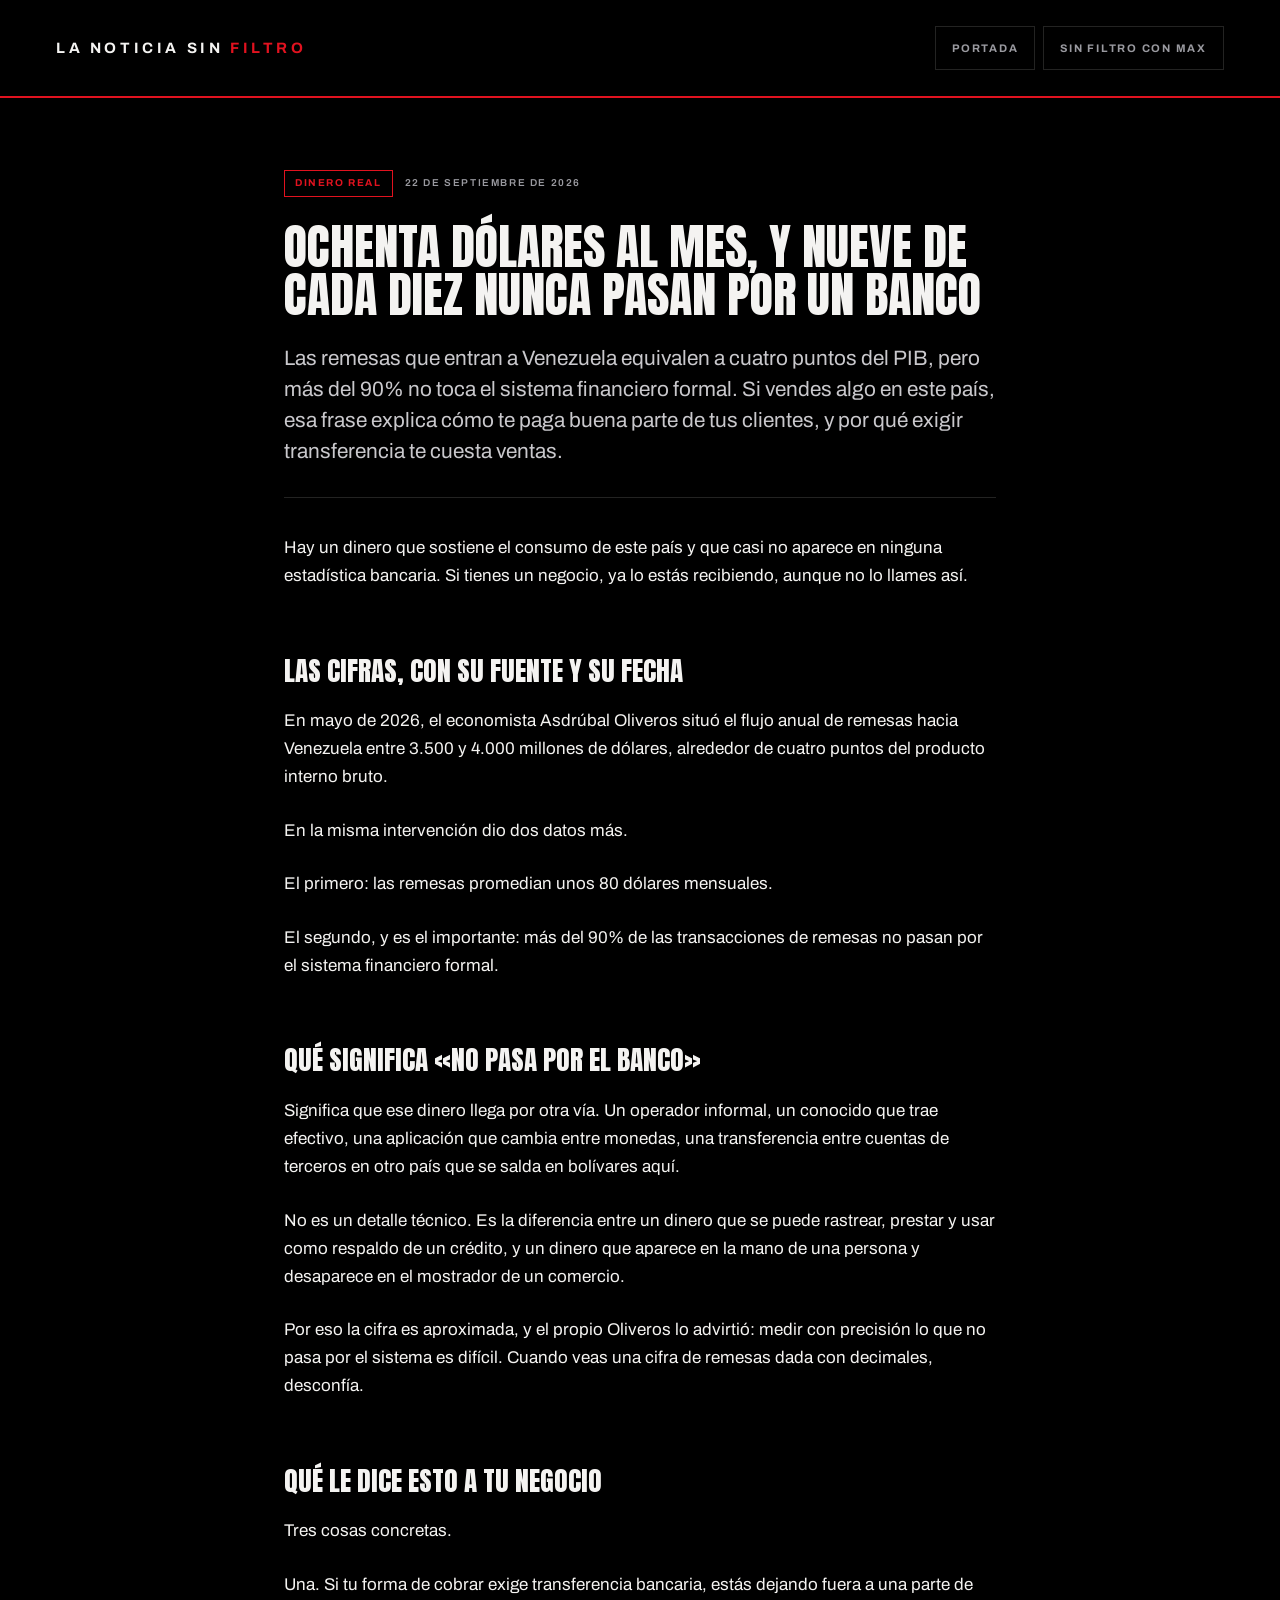
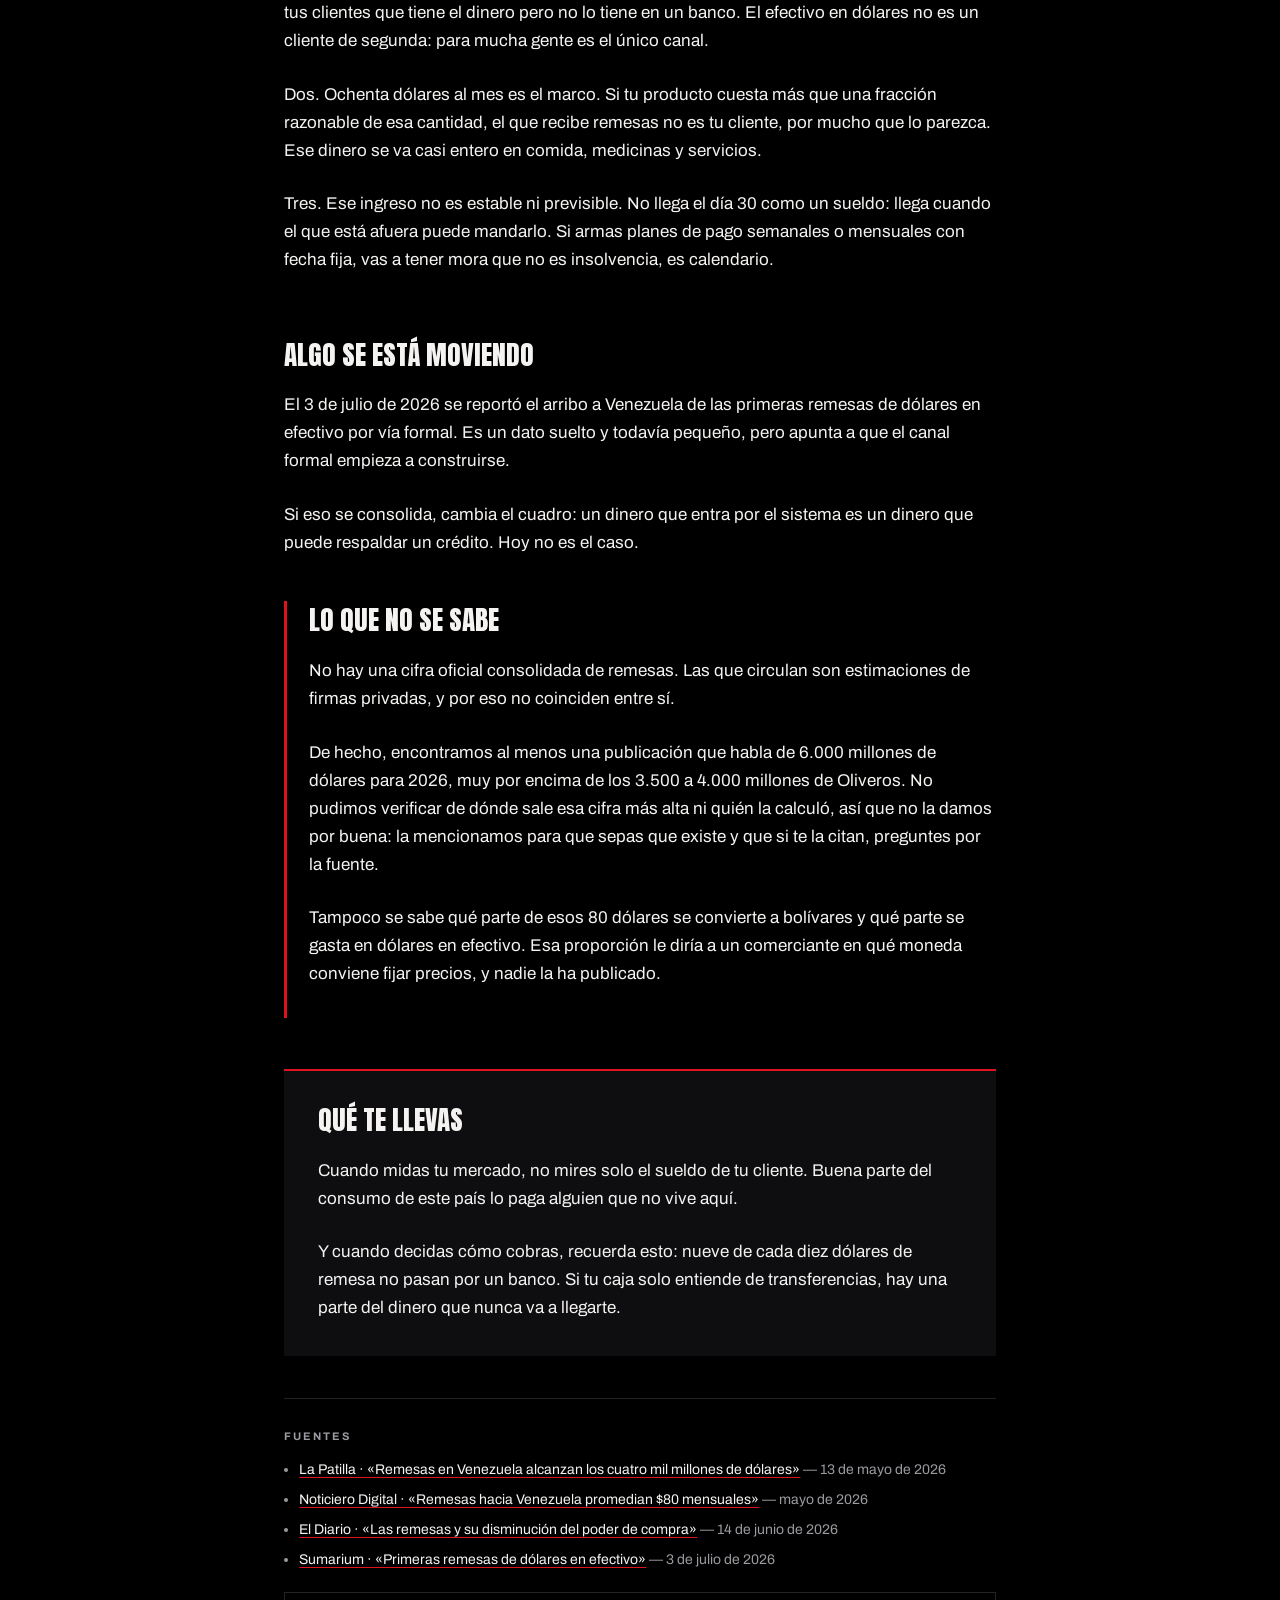
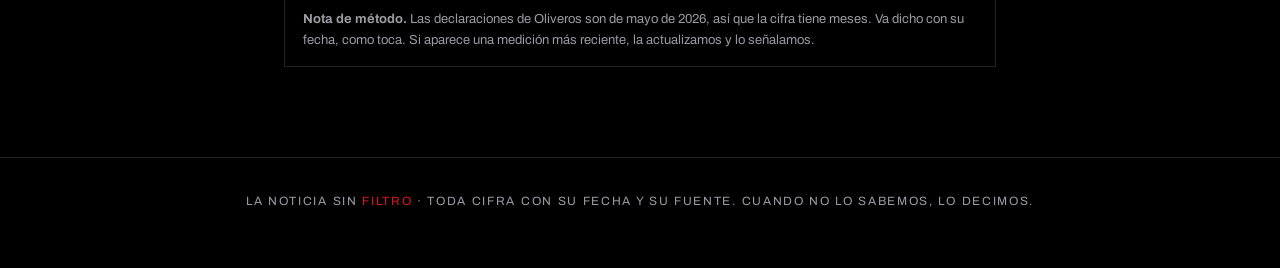
<file: sitio/remesas-ochenta-dolares.html>
<!DOCTYPE html>
<html lang="es">
<head>
<meta charset="utf-8">
<meta name="viewport" content="width=device-width, initial-scale=1">
<title>Ochenta dólares al mes, y nueve de cada diez nunca pasan por un banco &middot; La Noticia SIN FILTRO</title>
<meta name="description" content="Las remesas que entran a Venezuela equivalen a cuatro puntos del PIB, pero más del 90% no toca el sistema financiero formal. Si vendes algo en este país, esa frase explica cómo te paga buena parte de tus clientes, y por qué exigir transferencia te cuesta ventas.">
<meta property="og:title" content="Ochenta dólares al mes, y nueve de cada diez nunca pasan por un banco">
<meta property="og:description" content="Las remesas que entran a Venezuela equivalen a cuatro puntos del PIB, pero más del 90% no toca el sistema financiero formal. Si vendes algo en este país, esa frase explica cómo te paga buena parte de tus clientes, y por qué exigir transferencia te cuesta ventas.">
<meta property="og:type" content="article">
<link rel="stylesheet" href="estilo.css">
<link rel="canonical" href="https://sinfiltroconmax.com/noticias/remesas-ochenta-dolares.html">
<script type="application/ld+json">{
  "@context": "https://schema.org",
  "@type": "NewsArticle",
  "headline": "Ochenta dólares al mes, y nueve de cada diez nunca pasan por un banco",
  "description": "Las remesas que entran a Venezuela equivalen a cuatro puntos del PIB, pero más del 90% no toca el sistema financiero formal. Si vendes algo en este país, esa frase explica cómo te paga buena parte de tus clientes, y por qué exigir transferencia te cuesta ventas.",
  "datePublished": "2026-09-22",
  "dateModified": "2026-09-22",
  "inLanguage": "es-VE",
  "articleSection": "Dinero real",
  "author": {
    "@type": "Person",
    "name": "Max Gonzalez"
  },
  "publisher": {
    "@type": "Organization",
    "name": "La Noticia SIN FILTRO"
  },
  "mainEntityOfPage": {
    "@type": "WebPage",
    "@id": "https://sinfiltroconmax.com/noticias/remesas-ochenta-dolares.html"
  },
  "isBasedOn": [
    "https://lapatilla.com/2026/05/13/asdrubal-oliveros-remesas-en-venezuela-alcanzan-los-cuatro-mil-millones-de-dolares/",
    "https://noticierodigital.com/2026/05/remesas-hacia-venezuela-promedian-80-mensuales-dijo-asdrubal-oliveros/",
    "https://eldiario.com/2026/06/14/remesas-venezuela/",
    "https://sumarium.info/2026/07/03/reportan-el-arribo-a-venezuela-de-las-primeras-remesas-de-dolares-en-efectivo/"
  ]
}</script>
</head>
<body>
<header class="sf-cab">
  <a class="sf-marca" href="index.html">La Noticia SIN <em>FILTRO</em></a>
  <nav class="sf-nav">
    <a href="index.html">Portada</a>
    <a href="https://sinfiltroconmax.com/">SIN FILTRO con Max</a>
  </nav>
</header>
<div class="sf-envol">
  <div class="sf-eyebrow">
    <span class="sf-seccion">Dinero real</span>
    <span class="sf-fecha">22 de septiembre de 2026</span>
  </div>
  <h1>Ochenta dólares al mes, y nueve de cada diez nunca pasan por un banco</h1>
  <p class="sf-entradilla">Las remesas que entran a Venezuela equivalen a cuatro puntos del PIB, pero más del 90% no toca el sistema financiero formal. Si vendes algo en este país, esa frase explica cómo te paga buena parte de tus clientes, y por qué exigir transferencia te cuesta ventas.</p>
  <div class="sf-cuerpo">
    <p>Hay un dinero que sostiene el consumo de este país y que casi no aparece en ninguna estadística bancaria. Si tienes un negocio, ya lo estás recibiendo, aunque no lo llames así.</p>
    <h2>Las cifras, con su fuente y su fecha</h2>
    <p>En mayo de 2026, el economista Asdrúbal Oliveros situó el flujo anual de remesas hacia Venezuela entre 3.500 y 4.000 millones de dólares, alrededor de cuatro puntos del producto interno bruto.</p>
    <p>En la misma intervención dio dos datos más.</p>
    <p>El primero: las remesas promedian unos 80 dólares mensuales.</p>
    <p>El segundo, y es el importante: más del 90% de las transacciones de remesas no pasan por el sistema financiero formal.</p>
    <h2>Qué significa «no pasa por el banco»</h2>
    <p>Significa que ese dinero llega por otra vía. Un operador informal, un conocido que trae efectivo, una aplicación que cambia entre monedas, una transferencia entre cuentas de terceros en otro país que se salda en bolívares aquí.</p>
    <p>No es un detalle técnico. Es la diferencia entre un dinero que se puede rastrear, prestar y usar como respaldo de un crédito, y un dinero que aparece en la mano de una persona y desaparece en el mostrador de un comercio.</p>
    <p>Por eso la cifra es aproximada, y el propio Oliveros lo advirtió: medir con precisión lo que no pasa por el sistema es difícil. Cuando veas una cifra de remesas dada con decimales, desconfía.</p>
    <h2>Qué le dice esto a tu negocio</h2>
    <p>Tres cosas concretas.</p>
    <p>Una. Si tu forma de cobrar exige transferencia bancaria, estás dejando fuera a una parte de tus clientes que tiene el dinero pero no lo tiene en un banco. El efectivo en dólares no es un cliente de segunda: para mucha gente es el único canal.</p>
    <p>Dos. Ochenta dólares al mes es el marco. Si tu producto cuesta más que una fracción razonable de esa cantidad, el que recibe remesas no es tu cliente, por mucho que lo parezca. Ese dinero se va casi entero en comida, medicinas y servicios.</p>
    <p>Tres. Ese ingreso no es estable ni previsible. No llega el día 30 como un sueldo: llega cuando el que está afuera puede mandarlo. Si armas planes de pago semanales o mensuales con fecha fija, vas a tener mora que no es insolvencia, es calendario.</p>
    <h2>Algo se está moviendo</h2>
    <p>El 3 de julio de 2026 se reportó el arribo a Venezuela de las primeras remesas de dólares en efectivo por vía formal. Es un dato suelto y todavía pequeño, pero apunta a que el canal formal empieza a construirse.</p>
    <p>Si eso se consolida, cambia el cuadro: un dinero que entra por el sistema es un dinero que puede respaldar un crédito. Hoy no es el caso.</p>
    <div class="sf-nosabe">
    <h2>Lo que no se sabe</h2>
    <p>No hay una cifra oficial consolidada de remesas. Las que circulan son estimaciones de firmas privadas, y por eso no coinciden entre sí.</p>
    <p>De hecho, encontramos al menos una publicación que habla de 6.000 millones de dólares para 2026, muy por encima de los 3.500 a 4.000 millones de Oliveros. No pudimos verificar de dónde sale esa cifra más alta ni quién la calculó, así que no la damos por buena: la mencionamos para que sepas que existe y que si te la citan, preguntes por la fuente.</p>
    <p>Tampoco se sabe qué parte de esos 80 dólares se convierte a bolívares y qué parte se gasta en dólares en efectivo. Esa proporción le diría a un comerciante en qué moneda conviene fijar precios, y nadie la ha publicado.</p>
    </div>
    <div class="sf-llevas">
    <h2>Qué te llevas</h2>
    <p>Cuando midas tu mercado, no mires solo el sueldo de tu cliente. Buena parte del consumo de este país lo paga alguien que no vive aquí.</p>
    <p>Y cuando decidas cómo cobras, recuerda esto: nueve de cada diez dólares de remesa no pasan por un banco. Si tu caja solo entiende de transferencias, hay una parte del dinero que nunca va a llegarte.</p>
    </div>
  </div>
  <div class="sf-fuentes">
    <h2>Fuentes</h2>
    <ul>
      <li><a href="https://lapatilla.com/2026/05/13/asdrubal-oliveros-remesas-en-venezuela-alcanzan-los-cuatro-mil-millones-de-dolares/" target="_blank" rel="noopener">La Patilla · «Remesas en Venezuela alcanzan los cuatro mil millones de dólares»</a> &mdash; 13 de mayo de 2026</li>
      <li><a href="https://noticierodigital.com/2026/05/remesas-hacia-venezuela-promedian-80-mensuales-dijo-asdrubal-oliveros/" target="_blank" rel="noopener">Noticiero Digital · «Remesas hacia Venezuela promedian $80 mensuales»</a> &mdash; mayo de 2026</li>
      <li><a href="https://eldiario.com/2026/06/14/remesas-venezuela/" target="_blank" rel="noopener">El Diario · «Las remesas y su disminución del poder de compra»</a> &mdash; 14 de junio de 2026</li>
      <li><a href="https://sumarium.info/2026/07/03/reportan-el-arribo-a-venezuela-de-las-primeras-remesas-de-dolares-en-efectivo/" target="_blank" rel="noopener">Sumarium · «Primeras remesas de dólares en efectivo»</a> &mdash; 3 de julio de 2026</li>
    </ul>
    <p class="sf-metodo"><strong>Nota de método.</strong> Las declaraciones de Oliveros son de mayo de 2026, así que la cifra tiene meses. Va dicho con su fecha, como toca. Si aparece una medición más reciente, la actualizamos y lo señalamos.</p>
  </div>
</div>
<footer class="sf-pie">
  La Noticia SIN <em>FILTRO</em> &middot; Toda cifra con su fecha y su fuente. Cuando no lo sabemos, lo decimos.
</footer>
</body>
</html>
</file>
<file: sitio/estilo.css>
/* ---------------------------------------------------------------------
   TIPOGRAFÍAS PROPIAS
   Se sirven desde este mismo servidor. Ningún lector llama a Google ni
   a ningún tercero para leer esta web: no hay forma de que nadie sepa
   quién nos lee sin pasar por aquí, y no hay dependencia que se caiga.
   --------------------------------------------------------------------- */
@font-face{
  font-family:"Anton";font-style:normal;font-weight:400;font-display:swap;
  src:url("tipos/anton.woff2") format("woff2");
}
@font-face{
  font-family:"Archivo";font-style:normal;font-weight:400 700;font-display:swap;
  src:url("tipos/archivo.woff2") format("woff2");
}

/* ---------------------------------------------------------------------
   LA NOTICIA SIN FILTRO · hoja de estilo única
   Un solo archivo para todo el sitio: cambiar algo aquí lo cambia en
   todas las piezas, publicadas y por publicar.
   --------------------------------------------------------------------- */
:root{
  --negro:#000;
  --carbon:#0E0E10;
  --papel:#F4F3F1;
  --humo:#9A9AA0;
  --tenue:#C9C8CC;
  --rojo:#E1121F;
  --borde:rgba(244,243,241,.14);
  --display:"Anton","Arial Narrow",Impact,sans-serif;
  --texto:"Archivo","Helvetica Neue",Arial,sans-serif;
}
*{box-sizing:border-box}
html{-webkit-text-size-adjust:100%}
body{
  margin:0;background:var(--negro);color:var(--papel);
  font-family:var(--texto);font-size:17px;line-height:1.65;
  -webkit-font-smoothing:antialiased;
}
a{color:inherit}
img{max-width:100%}

/* --- Cabecera --- */
.sf-cab{
  display:flex;align-items:center;justify-content:space-between;gap:16px;flex-wrap:wrap;
  padding:26px clamp(20px,5vw,56px);border-bottom:2px solid var(--rojo);
}
.sf-marca{font-weight:700;font-size:15px;letter-spacing:.24em;text-transform:uppercase;text-decoration:none}
.sf-marca em{color:var(--rojo);font-style:normal}
.sf-nav{display:flex;gap:8px;flex-wrap:wrap}
.sf-nav a{
  display:inline-flex;align-items:center;min-height:44px;padding:0 16px;
  border:1px solid var(--borde);text-decoration:none;color:var(--humo);
  font-size:11px;font-weight:700;letter-spacing:.16em;text-transform:uppercase;
  transition:color .15s,border-color .15s;
}
.sf-nav a:hover{color:var(--papel);border-color:var(--papel)}

/* --- Portada --- */
.sf-portada{padding:clamp(44px,7vw,84px) clamp(20px,5vw,56px) 0;max-width:1180px;margin:0 auto}
.sf-kicker{font-size:11px;font-weight:700;letter-spacing:.3em;text-transform:uppercase;color:var(--rojo);margin:0 0 18px}
.sf-titulo{
  font-family:var(--display);font-weight:400;text-transform:uppercase;
  font-size:clamp(2.8rem,9vw,6rem);line-height:.88;margin:0 0 20px;
}
.sf-titulo span{display:block;color:var(--rojo)}
.sf-lema{color:var(--tenue);max-width:52ch;margin:0 0 clamp(36px,5vw,56px);font-size:clamp(1rem,1.6vw,1.15rem)}

.sf-rejilla{display:grid;gap:1px;background:var(--borde);border-top:1px solid var(--borde);border-bottom:1px solid var(--borde)}
@media(min-width:760px){.sf-rejilla{grid-template-columns:repeat(2,minmax(0,1fr))}}
@media(min-width:1100px){.sf-rejilla{grid-template-columns:repeat(3,minmax(0,1fr))}}
.sf-tarjeta{background:var(--negro);padding:clamp(22px,3vw,30px);display:flex;flex-direction:column;gap:12px}
.sf-tarjeta:hover{background:var(--carbon)}
.sf-meta{display:flex;align-items:center;gap:10px;flex-wrap:wrap}
.sf-seccion{
  display:inline-block;padding:4px 10px;border:1px solid var(--rojo);color:var(--rojo);
  font-size:10px;font-weight:700;letter-spacing:.16em;text-transform:uppercase;
}
.sf-fecha{font-size:10px;font-weight:600;letter-spacing:.16em;text-transform:uppercase;color:var(--humo)}
.sf-tarjeta .sf-meta{flex-direction:column;align-items:flex-start;gap:8px}
.sf-tarjeta h2{font-family:var(--display);font-weight:400;text-transform:uppercase;
  font-size:clamp(1.3rem,2.4vw,1.75rem);line-height:1.02;margin:0}
.sf-tarjeta h2 a{text-decoration:none}
.sf-tarjeta h2 a:hover{color:var(--rojo)}
.sf-tarjeta p{margin:0;color:var(--humo);font-size:15px;line-height:1.55}

/* --- Pieza --- */
.sf-envol{max-width:760px;margin:0 auto;padding:clamp(36px,6vw,72px) clamp(20px,5vw,24px) 0}
.sf-eyebrow{display:flex;align-items:center;gap:12px;flex-wrap:wrap;margin:0 0 26px}
.sf-envol h1{
  font-family:var(--display);font-weight:400;text-transform:uppercase;
  font-size:clamp(1.85rem,4.4vw,3rem);line-height:1.0;margin:0 0 24px;text-wrap:balance;
}
.sf-entradilla{
  font-size:clamp(1.05rem,2vw,1.3rem);line-height:1.5;color:var(--tenue);
  margin:0 0 36px;padding-bottom:30px;border-bottom:1px solid var(--borde);
}
.sf-cuerpo p{margin:0 0 1.5em}
.sf-cuerpo h2{font-family:var(--display);font-weight:400;text-transform:uppercase;
  font-size:clamp(1.25rem,3vw,1.7rem);line-height:1.1;margin:2.4em 0 .8em}
.sf-cuerpo strong{color:#fff}
.sf-nosabe{border-left:3px solid var(--rojo);padding:4px 0 4px 22px;margin:2.6em 0}
.sf-nosabe h2{margin-top:0}
.sf-llevas{background:var(--carbon);border-top:2px solid var(--rojo);
  padding:clamp(24px,4vw,34px);margin:3em 0 0}
.sf-llevas h2{margin-top:0}
.sf-llevas p:last-child{margin-bottom:0}

/* --- Fuentes --- */
.sf-fuentes{margin:3em 0 0;padding-top:28px;border-top:1px solid var(--borde);font-size:14px;color:var(--humo)}
.sf-fuentes h2{font-family:var(--texto);font-size:11px;font-weight:700;letter-spacing:.18em;
  text-transform:uppercase;color:var(--humo);margin:0 0 14px}
.sf-fuentes ul{margin:0;padding:0 0 0 1.1em}
.sf-fuentes li{margin-bottom:9px;line-height:1.5}
.sf-fuentes a{color:var(--papel);text-decoration-color:var(--rojo);text-underline-offset:3px}
.sf-fuentes a:hover{color:var(--rojo)}
.sf-metodo{margin-top:22px;padding:16px 18px;border:1px solid var(--borde);
  font-size:13px;line-height:1.55;color:var(--humo)}

/* --- Pie --- */
.sf-pie{margin-top:clamp(48px,8vw,90px);padding:34px clamp(20px,5vw,24px) 56px;
  border-top:1px solid var(--borde);text-align:center;
  font-size:12px;letter-spacing:.14em;text-transform:uppercase;color:var(--humo)}
.sf-pie em{color:var(--rojo);font-style:normal}
</file>
<file: credisan-control/public/assets/fuentes/poppins.css>
/* Poppins, servida desde el propio servidor.
   ---------------------------------------------------------------------
   Antes se pedía a Google. Para el panel daba igual, pero el TERMINAL
   está pensado para seguir marcando sin internet: si la tipografía viene
   de fuera, sin red no llega, y el aparato que debería funcionar es
   justo el que se ve peor.

   Sólo se incluyen los subconjuntos latinos. El devanagari que Google
   entrega por defecto no se usa en Venezuela y pesaba lo mismo. */

@font-face {
  font-family: 'Poppins';
  font-style: normal;
  font-weight: 400;
  font-display: swap;
  src: url(./poppins-400-latin-ext.woff2) format('woff2');
  unicode-range: U+0100-02BA, U+02BD-02C5, U+02C7-02CC, U+02CE-02D7, U+02DD-02FF, U+0304, U+0308, U+0329, U+1D00-1DBF, U+1E00-1E9F, U+1EF2-1EFF, U+2020, U+20A0-20AB, U+20AD-20C0, U+2113, U+2C60-2C7F, U+A720-A7FF;
}

@font-face {
  font-family: 'Poppins';
  font-style: normal;
  font-weight: 400;
  font-display: swap;
  src: url(./poppins-400-latin.woff2) format('woff2');
  unicode-range: U+0000-00FF, U+0131, U+0152-0153, U+02BB-02BC, U+02C6, U+02DA, U+02DC, U+0304, U+0308, U+0329, U+2000-206F, U+20AC, U+2122, U+2191, U+2193, U+2212, U+2215, U+FEFF, U+FFFD;
}

@font-face {
  font-family: 'Poppins';
  font-style: normal;
  font-weight: 500;
  font-display: swap;
  src: url(./poppins-500-latin-ext.woff2) format('woff2');
  unicode-range: U+0100-02BA, U+02BD-02C5, U+02C7-02CC, U+02CE-02D7, U+02DD-02FF, U+0304, U+0308, U+0329, U+1D00-1DBF, U+1E00-1E9F, U+1EF2-1EFF, U+2020, U+20A0-20AB, U+20AD-20C0, U+2113, U+2C60-2C7F, U+A720-A7FF;
}

@font-face {
  font-family: 'Poppins';
  font-style: normal;
  font-weight: 500;
  font-display: swap;
  src: url(./poppins-500-latin.woff2) format('woff2');
  unicode-range: U+0000-00FF, U+0131, U+0152-0153, U+02BB-02BC, U+02C6, U+02DA, U+02DC, U+0304, U+0308, U+0329, U+2000-206F, U+20AC, U+2122, U+2191, U+2193, U+2212, U+2215, U+FEFF, U+FFFD;
}

@font-face {
  font-family: 'Poppins';
  font-style: normal;
  font-weight: 600;
  font-display: swap;
  src: url(./poppins-600-latin-ext.woff2) format('woff2');
  unicode-range: U+0100-02BA, U+02BD-02C5, U+02C7-02CC, U+02CE-02D7, U+02DD-02FF, U+0304, U+0308, U+0329, U+1D00-1DBF, U+1E00-1E9F, U+1EF2-1EFF, U+2020, U+20A0-20AB, U+20AD-20C0, U+2113, U+2C60-2C7F, U+A720-A7FF;
}

@font-face {
  font-family: 'Poppins';
  font-style: normal;
  font-weight: 600;
  font-display: swap;
  src: url(./poppins-600-latin.woff2) format('woff2');
  unicode-range: U+0000-00FF, U+0131, U+0152-0153, U+02BB-02BC, U+02C6, U+02DA, U+02DC, U+0304, U+0308, U+0329, U+2000-206F, U+20AC, U+2122, U+2191, U+2193, U+2212, U+2215, U+FEFF, U+FFFD;
}

@font-face {
  font-family: 'Poppins';
  font-style: normal;
  font-weight: 700;
  font-display: swap;
  src: url(./poppins-700-latin-ext.woff2) format('woff2');
  unicode-range: U+0100-02BA, U+02BD-02C5, U+02C7-02CC, U+02CE-02D7, U+02DD-02FF, U+0304, U+0308, U+0329, U+1D00-1DBF, U+1E00-1E9F, U+1EF2-1EFF, U+2020, U+20A0-20AB, U+20AD-20C0, U+2113, U+2C60-2C7F, U+A720-A7FF;
}

@font-face {
  font-family: 'Poppins';
  font-style: normal;
  font-weight: 700;
  font-display: swap;
  src: url(./poppins-700-latin.woff2) format('woff2');
  unicode-range: U+0000-00FF, U+0131, U+0152-0153, U+02BB-02BC, U+02C6, U+02DA, U+02DC, U+0304, U+0308, U+0329, U+2000-206F, U+20AC, U+2122, U+2191, U+2193, U+2212, U+2215, U+FEFF, U+FFFD;
}
</file>
<file: credisan-control/public/assets/css/credisan.css>
/* CrediSan Control · base visual
   Colores y tipografía del manual de identidad. */

:root {
  --morado:        #662D91;
  --morado-oscuro: #4A1F6B;
  --morado-claro:  #8A4FC0;
  --amarillo:      #FFF200;
  --negro:         #000000;
  --blanco:        #FFFFFF;

  --texto:         #1A1420;
  --texto-suave:   #6B6274;
  --linea:         rgba(102, 45, 145, .14);
  --fondo:         #F7F5FA;

  --verde:         #1E8E3E;
  --ambar:         #B26A00;
  --rojo:          #C0392B;

  /* El trazo fino con el que se separan las cosas. En el panel sustituye
     a la sombra en casi todo: una interfaz corporativa se ordena con
     líneas, no con relieve. La sombra queda para lo que de verdad flota. */
  --borde:         rgba(26, 20, 32, .10);
  --amarillo-pale: #FFFBCC;

  --radio:         16px;
  --sombra:        0 2px 16px rgba(74, 31, 107, .10);

  --fuente: 'Poppins', -apple-system, BlinkMacSystemFont, 'Segoe UI', Roboto, sans-serif;
}

* { box-sizing: border-box; }

/* `hidden` tiene que ganar siempre: cualquier regla que fije `display`
   (grid, flex, inline-flex) lo anula en silencio, y el elemento se queda
   a la vista aunque el código crea haberlo ocultado. */
[hidden] { display: none !important; }

html { -webkit-text-size-adjust: 100%; }

body {
  margin: 0;
  font-family: var(--fuente);
  color: var(--texto);
  background: var(--fondo);
  line-height: 1.55;
  -webkit-font-smoothing: antialiased;
}

/* ── Cabecera de marca ────────────────────────────────────────────── */
.marca {
  background: var(--morado);
  color: var(--blanco);
  padding: 2.5rem 1.25rem 2.75rem;
  text-align: center;
}

.marca__logo {
  width: min(280px, 72vw);
  height: auto;
  display: block;
  margin: 0 auto;
}

.marca__slogan {
  margin: .85rem 0 0;
  font-size: .95rem;
  font-weight: 500;
  letter-spacing: .02em;
  color: var(--amarillo);
}

/* ── Contenido ───────────────────────────────────────────────────── */
.contenido {
  max-width: 560px;
  margin: -1.5rem auto 3rem;
  padding: 0 1rem;
}

.tarjeta {
  background: var(--blanco);
  border-radius: var(--radio);
  box-shadow: var(--sombra);
  padding: 1.5rem 1.25rem;
  margin-bottom: 1rem;
}

.tarjeta h2 {
  margin: 0 0 1rem;
  font-size: 1.05rem;
  font-weight: 600;
}

.tarjeta p { margin: 0 0 .75rem; color: var(--texto-suave); font-size: .92rem; }
.tarjeta p:last-child { margin-bottom: 0; }

/* ── Lista de estado ─────────────────────────────────────────────── */
.estado { list-style: none; margin: 0; padding: 0; }

.estado li {
  display: flex;
  align-items: flex-start;
  gap: .75rem;
  padding: .8rem 0;
  border-bottom: 1px solid var(--linea);
  font-size: .93rem;
}
.estado li:last-child { border-bottom: 0; padding-bottom: 0; }

.estado__icono {
  flex: 0 0 22px;
  width: 22px; height: 22px;
  border-radius: 50%;
  display: grid; place-items: center;
  font-size: .72rem; font-weight: 700;
  color: var(--blanco);
  background: var(--texto-suave);
  margin-top: 1px;
}
.estado__icono[data-e="ok"]      { background: var(--verde); }
.estado__icono[data-e="aviso"]   { background: var(--ambar); }
.estado__icono[data-e="error"]   { background: var(--rojo); }
.estado__icono[data-e="espera"]  { background: var(--texto-suave); }

.estado__texto { flex: 1; min-width: 0; }
.estado__texto strong { display: block; font-weight: 600; }
.estado__texto span   { color: var(--texto-suave); font-size: .85rem; }

/* ── Botones ─────────────────────────────────────────────────────── */
.boton {
  display: inline-flex; align-items: center; justify-content: center;
  gap: .5rem;
  width: 100%;
  min-height: 48px;
  padding: .8rem 1.25rem;
  border: 0; border-radius: 12px;
  background: var(--morado); color: var(--blanco);
  font-family: inherit; font-size: 1rem; font-weight: 600;
  cursor: pointer;
  text-decoration: none;
}
.boton:hover  { background: var(--morado-oscuro); }
.boton:focus-visible { outline: 3px solid var(--amarillo); outline-offset: 2px; }
.boton[hidden] { display: none; }

.boton--amarillo { background: var(--amarillo); color: var(--negro); }
.boton--amarillo:hover { background: #E6DA00; }

/* ── Pie ─────────────────────────────────────────────────────────── */
.pie {
  text-align: center;
  padding: 0 1rem 2.5rem;
  color: var(--texto-suave);
  font-size: .8rem;
}

.etiqueta {
  display: inline-block;
  padding: .25rem .7rem;
  border-radius: 999px;
  background: rgba(102, 45, 145, .1);
  color: var(--morado);
  font-size: .75rem; font-weight: 600;
  margin-bottom: .75rem;
}

code {
  background: rgba(102, 45, 145, .08);
  padding: .1rem .35rem;
  border-radius: 5px;
  font-size: .85em;
}

@media (prefers-reduced-motion: no-preference) {
  .tarjeta { animation: subir .35s ease both; }
  @keyframes subir { from { opacity: 0; transform: translateY(8px); } }
}
</file>
<file: credisan-control/public/assets/css/kiosk.css>
/* CrediSan Control · terminal de marcación
   Pantalla completa, un teléfono fijo en el mostrador. Todo está pensado
   para una mano, a un brazo de distancia y con prisa: botones de 72 px,
   nada de desplazamiento, ningún paso que no haga falta. */

html, body { height: 100%; overflow: hidden; }

body {
  background: var(--morado);
  color: var(--blanco);
  user-select: none;
  -webkit-user-select: none;
  -webkit-tap-highlight-color: transparent;
}

.pantalla {
  position: fixed; inset: 0;
  display: flex; flex-direction: column;
  align-items: center; justify-content: center;
  padding: 1.25rem;
  padding-bottom: calc(1.25rem + env(safe-area-inset-bottom));
  text-align: center;
}
.pantalla[hidden] { display: none; }

/* ── Marca ───────────────────────────────────────────────────────── */
.k-logo { width: min(240px, 60vw); margin-bottom: 1.5rem; }
.k-slogan { color: var(--amarillo); font-size: .9rem; font-weight: 500; margin: 0 0 1.25rem; }
.k-sede {
  position: fixed; top: 0; left: 0; right: 0;
  padding: calc(.5rem + env(safe-area-inset-top)) 1rem .5rem;
  display: flex; justify-content: space-between;
  font-size: .78rem; color: rgba(255,255,255,.65);
}

/* ── Teclado ─────────────────────────────────────────────────────── */
.k-titulo { font-size: 1.15rem; font-weight: 600; margin: 0 0 1rem; }

.k-puntos { display: flex; gap: .7rem; margin-bottom: 1.5rem; min-height: 20px; }
.k-punto {
  width: 18px; height: 18px; border-radius: 50%;
  border: 2px solid rgba(255,255,255,.45);
  transition: background .12s, border-color .12s, transform .12s;
}
.k-punto[data-lleno="1"] { background: var(--amarillo); border-color: var(--amarillo); transform: scale(1.12); }

.k-teclado {
  display: grid;
  grid-template-columns: repeat(3, 1fr);
  gap: .7rem;
  width: min(330px, 86vw);
}
.k-tecla {
  height: 72px;
  border: 0; border-radius: 16px;
  background: rgba(255,255,255,.14);
  color: var(--blanco);
  font-family: inherit; font-size: 1.7rem; font-weight: 600;
  cursor: pointer;
  transition: background .1s, transform .06s;
}
.k-tecla:active { background: rgba(255,255,255,.3); transform: scale(.96); }
.k-tecla--accion { font-size: 1.1rem; background: rgba(255,255,255,.07); }
.k-tecla--ok { background: var(--amarillo); color: var(--negro); }

/* ── Identidad ───────────────────────────────────────────────────── */
.k-retrato {
  width: 108px; height: 108px; border-radius: 50%;
  background: rgba(255,255,255,.16);
  display: grid; place-items: center;
  font-size: 2.2rem; font-weight: 700;
  margin-bottom: .9rem;
  overflow: hidden;
  border: 3px solid var(--amarillo);
}
.k-retrato img { width: 100%; height: 100%; object-fit: cover; }
.k-nombre { font-size: 1.45rem; font-weight: 700; margin: 0; line-height: 1.2; }
.k-cargo  { color: rgba(255,255,255,.75); font-size: .95rem; margin: .2rem 0 1.25rem; }

.k-evento {
  background: rgba(0,0,0,.2);
  border-radius: 16px;
  padding: 1rem 1.5rem;
  margin-bottom: 1.5rem;
}
.k-evento span { display: block; font-size: .8rem; color: rgba(255,255,255,.7); }
.k-evento strong { display: block; font-size: 1.6rem; font-weight: 700; letter-spacing: .01em; }

.k-botones { display: grid; grid-template-columns: 1fr 1.6fr; gap: .7rem; width: min(360px, 88vw); }
.k-boton {
  min-height: 64px;
  border: 0; border-radius: 16px;
  font-family: inherit; font-size: 1.05rem; font-weight: 700;
  cursor: pointer;
}
.k-boton--si { background: var(--amarillo); color: var(--negro); }
.k-boton--no { background: rgba(255,255,255,.14); color: var(--blanco); }
.k-boton:active { transform: scale(.97); }

/* Vista de cámara: pequeña, sólo para que la persona se vea encuadrada */
.k-camara {
  position: fixed; bottom: calc(1rem + env(safe-area-inset-bottom)); right: 1rem;
  width: 84px; height: 84px; border-radius: 14px;
  overflow: hidden; background: rgba(0,0,0,.35);
  border: 2px solid rgba(255,255,255,.3);
}
.k-camara video { width: 100%; height: 100%; object-fit: cover; transform: scaleX(-1); }
.k-camara[hidden] { display: none; }

/* ── Resultado ───────────────────────────────────────────────────── */
.k-marca {
  width: 116px; height: 116px; border-radius: 50%;
  display: grid; place-items: center;
  font-size: 3.4rem; margin-bottom: 1.1rem;
  background: rgba(255,255,255,.16);
}
.k-hora { font-size: 3rem; font-weight: 700; line-height: 1; margin: .2rem 0 .5rem; }
.k-estado {
  display: inline-block;
  padding: .4rem 1.1rem; border-radius: 999px;
  font-size: 1rem; font-weight: 700;
  background: var(--amarillo); color: var(--negro);
}
.k-detalle { color: rgba(255,255,255,.8); font-size: .9rem; margin-top: .9rem; }

/* El fondo dice el resultado antes de que nadie lea nada */
.pantalla[data-tono="bien"]  { background: #1E7A3C; }
.pantalla[data-tono="aviso"] { background: #A85B00; }
.pantalla[data-tono="mal"]   { background: #A32B1D; }

/* ── Emparejamiento ──────────────────────────────────────────────── */
.k-caja {
  background: var(--blanco); color: var(--texto);
  border-radius: var(--radio);
  padding: 1.5rem 1.25rem;
  width: min(380px, 92vw);
  text-align: left;
}
.k-caja h2 { margin: 0 0 .35rem; font-size: 1.1rem; }
.k-caja p  { margin: 0 0 1.1rem; font-size: .88rem; color: var(--texto-suave); }
.k-caja label { display: block; font-size: .8rem; font-weight: 600; margin-bottom: .3rem; }
.k-caja input {
  width: 100%; min-height: 48px; margin-bottom: .9rem;
  padding: .6rem .75rem;
  border: 1.5px solid var(--linea); border-radius: 10px;
  font-family: inherit; font-size: 1.05rem; text-transform: uppercase;
}
.k-caja input:focus { outline: none; border-color: var(--morado); }

.k-aviso {
  min-height: 1.4rem;
  margin-top: 1rem;
  font-size: .95rem; font-weight: 600;
  color: var(--amarillo);
}
.k-aviso[data-t="error"] { color: #FFC9C2; }

.k-pie {
  position: fixed; bottom: calc(.6rem + env(safe-area-inset-bottom)); left: 0; right: 0;
  font-size: .7rem; color: rgba(255,255,255,.35);
}

/* ── Fase 6 · aviso de «sin conexión» ──────────────────────────────── */
/* Discreto a propósito: el trabajador no tiene por qué saber cómo
   funciona el sistema, sólo si su marcación quedó guardada o no. */
.k-conexion {
  position: absolute; top: 3.4rem; left: 50%; transform: translateX(-50%);
  background: rgba(255, 193, 7, .95); color: #3B2600;
  font-size: .78rem; font-weight: 600; letter-spacing: .01em;
  padding: .3rem .85rem; border-radius: 999px; white-space: nowrap;
  box-shadow: 0 2px 10px rgba(0, 0, 0, .18); z-index: 5;
}
.k-conexion[hidden] { display: none !important; }
.k-conexion[data-t="enviando"] { background: rgba(255, 255, 255, .92); color: var(--morado); }

/* ── Foto de ficha en la pantalla de identidad ─────────────────────── */
/* Mientras no hay foto se ven las iniciales, que es lo que había antes.
   Cuando llega, la tapa por completo. */
.k-retrato[data-con-foto] { padding: 0; overflow: hidden; }
.k-retrato img {
  width: 100%; height: 100%; object-fit: cover; display: block;
  border-radius: inherit;
}
</file>
